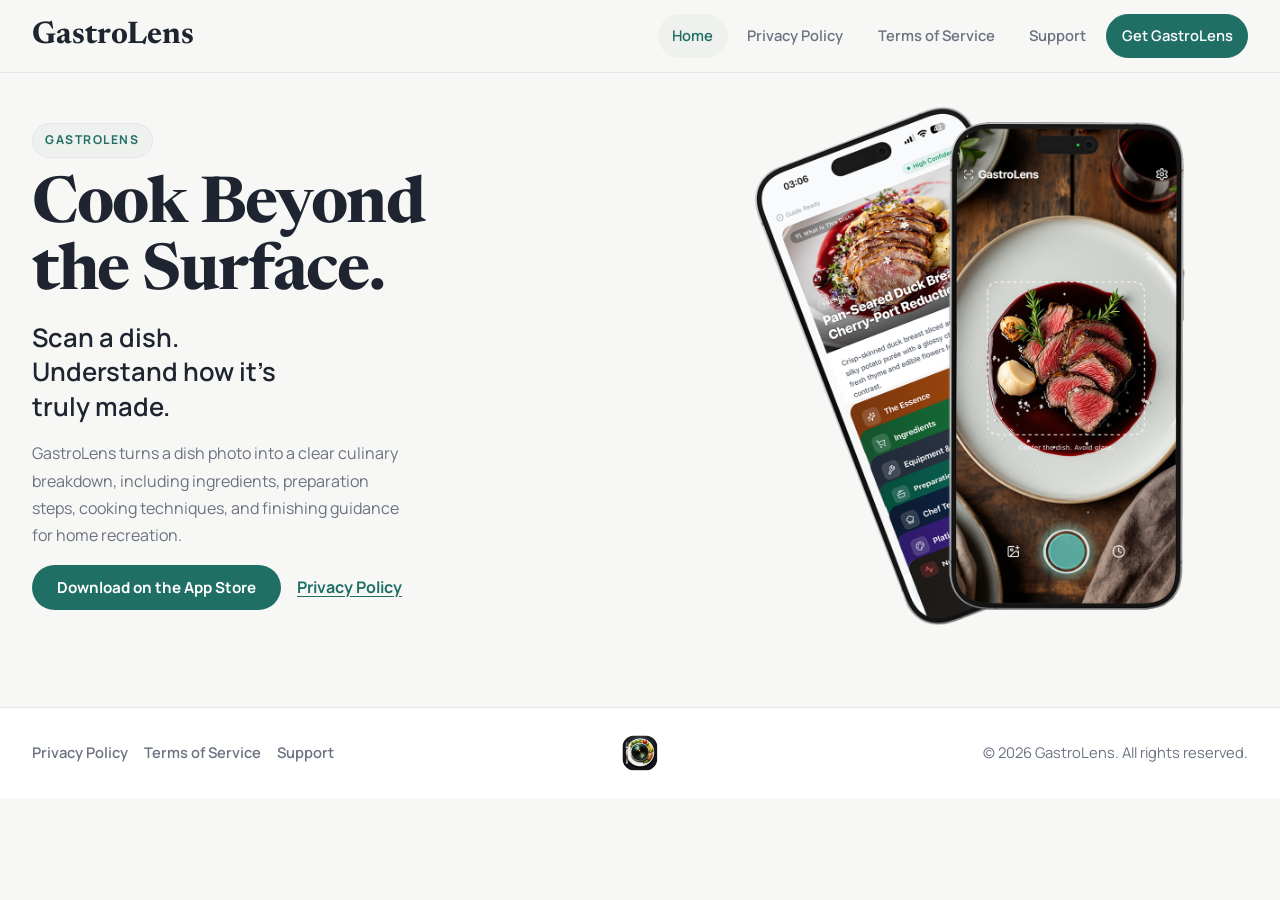
<file: index.html>
<!doctype html>
<html lang="en">
<head>
  <meta charset="utf-8">
  <meta name="viewport" content="width=device-width, initial-scale=1">
  <title>GastroLens | Cook Beyond the Surface</title>
  <meta name="description" content="GastroLens turns dish photos into structured AI-generated culinary guidance with ingredients, techniques, preparation steps, and plating suggestions.">
  <meta name="robots" content="noindex, nofollow, noarchive, nosnippet">
  <meta property="og:title" content="GastroLens &mdash; Cook Beyond the Surface">
  <meta property="og:description" content="Scan a dish and receive structured AI-generated culinary guidance for ingredients, techniques, preparation, and plating.">
  <meta property="og:type" content="website">
  <script>document.documentElement.classList.add('has-js');</script>
  <link rel="icon" href="/favicon.ico" sizes="any">
  <link rel="stylesheet" href="/styles.css?v=20260321-10">
</head>
<body class="landing-page">
  <header class="site-header" data-nav-root>
    <div class="container nav-wrap">
      <div class="nav-bar">
        <a class="brand" href="https://www.gastrolens.app/index.html" aria-label="GastroLens Home">GastroLens</a>
        <button class="nav-toggle" type="button" aria-expanded="false" aria-controls="site-menu" aria-label="Toggle navigation" data-nav-toggle>
          <span class="nav-toggle-bar" aria-hidden="true"></span>
          <span class="nav-toggle-bar" aria-hidden="true"></span>
          <span class="nav-toggle-bar" aria-hidden="true"></span>
        </button>
      </div>
      <nav class="nav-menu" id="site-menu" aria-label="Primary" data-nav-menu>
        <ul class="nav-list">
          <li><a class="nav-link active" href="https://www.gastrolens.app/index.html" aria-current="page">Home</a></li>
          <li><a class="nav-link" href="https://www.gastrolens.app/privacy.html">Privacy Policy</a></li>
          <li><a class="nav-link" href="https://www.gastrolens.app/terms.html">Terms of Service</a></li>
          <li><a class="nav-link" href="https://www.gastrolens.app/support.html">Support</a></li>
          <li><a class="nav-link nav-pill" href="https://apps.apple.com/app/gastrolens-ai-food-scanner/id6760552690">Get GastroLens</a></li>
        </ul>
      </nav>
    </div>
  </header>

  <main>
    <section class="section hero" id="home">
      <div class="container hero-layout">
        <header class="hero-copy">
          <p class="eyebrow">GastroLens</p>
          <h1>Cook Beyond the Surface.</h1>
          <p class="hero-subheadline">
            Scan a dish. Understand how it's truly made.
          </p>
          <p class="hero-support">
            GastroLens turns a dish photo into a clear culinary breakdown, including ingredients,
            preparation steps, cooking techniques, and finishing guidance for home recreation.
          </p>
          <div class="hero-actions">
            <a class="button button-primary" href="https://apps.apple.com/app/gastrolens-ai-food-scanner/id6760552690">Download on the App Store</a>
            <a class="button-link" href="https://www.gastrolens.app/privacy.html">Privacy Policy</a>
          </div>
        </header>

        <aside class="hero-preview" aria-label="GastroLens app preview">
          <img class="hero-preview-image" src="/iphone-mockup-2.png" alt="GastroLens app preview" loading="lazy">
        </aside>
      </div>
    </section>

  </main>

  <footer class="site-footer">
    <div class="container footer-wrap">
      <a class="footer-logo-link" href="https://apps.apple.com/app/gastrolens-ai-food-scanner/id6760552690" aria-label="Get GastroLens on the App Store">
        <img class="footer-logo" src="/gastrolens.png" alt="GastroLens logo">
      </a>
      <nav aria-label="Footer">
        <ul class="footer-links">
          <li><a href="https://www.gastrolens.app/privacy.html">Privacy Policy</a></li>
          <li><a href="https://www.gastrolens.app/terms.html">Terms of Service</a></li>
          <li><a href="https://www.gastrolens.app/support.html">Support</a></li>
        </ul>
      </nav>
      <div class="footer-meta-group">
        <p class="footer-meta">&copy; 2026 GastroLens. All rights reserved.</p>
      </div>
    </div>
  </footer>
  <script src="/site.js" defer></script>
</body>
</html>
</file>
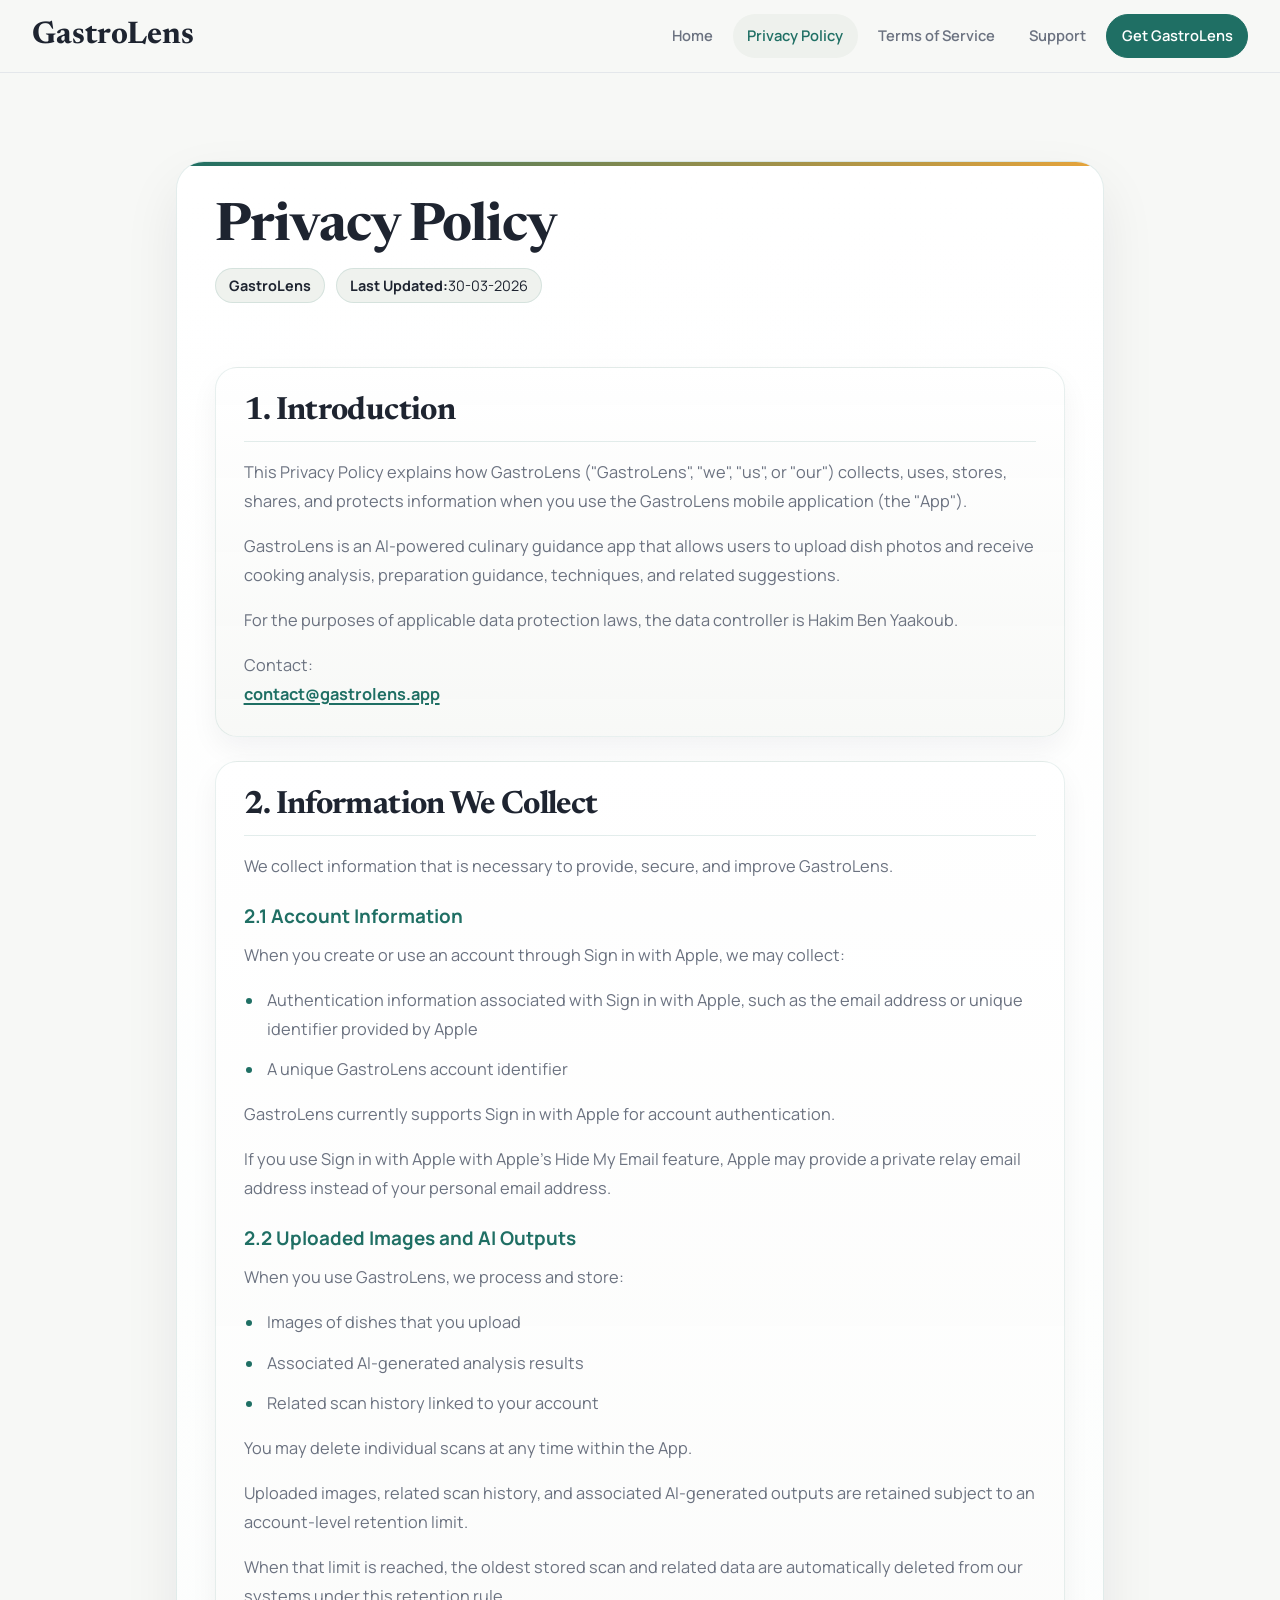
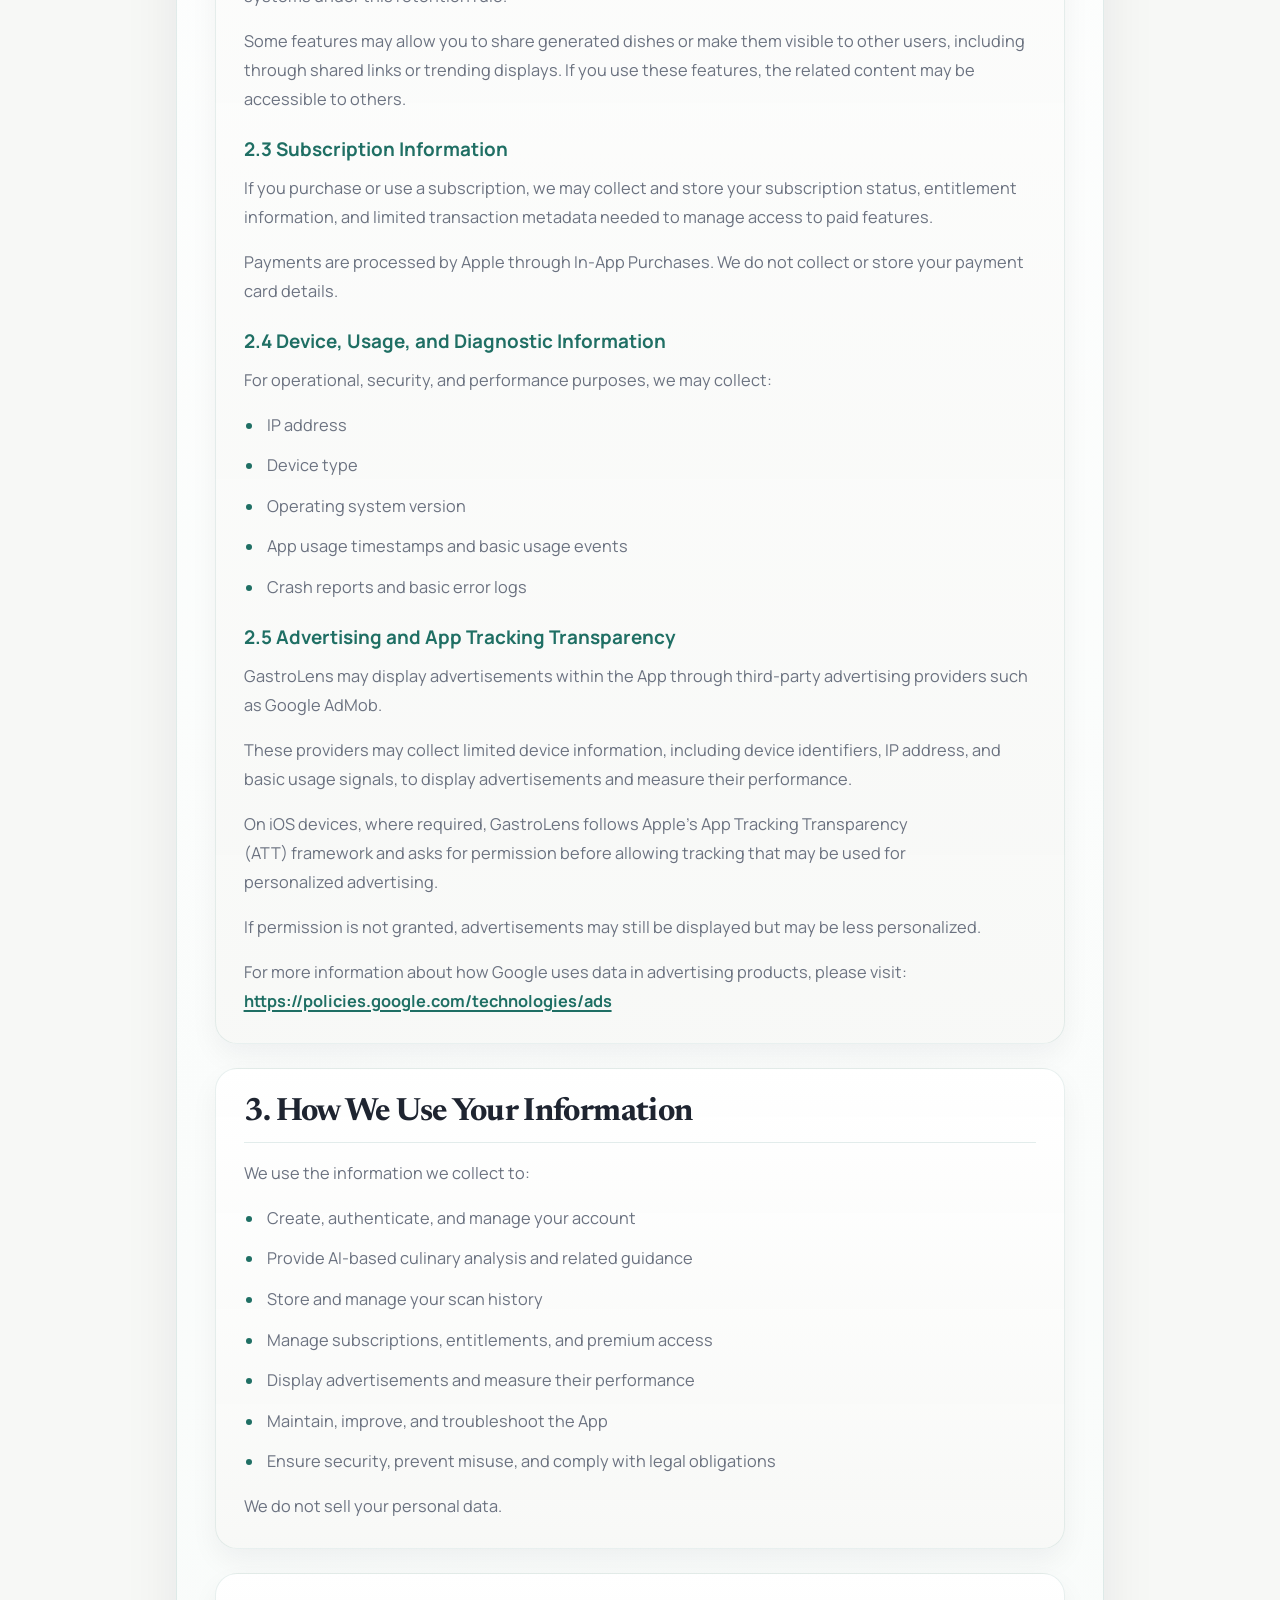
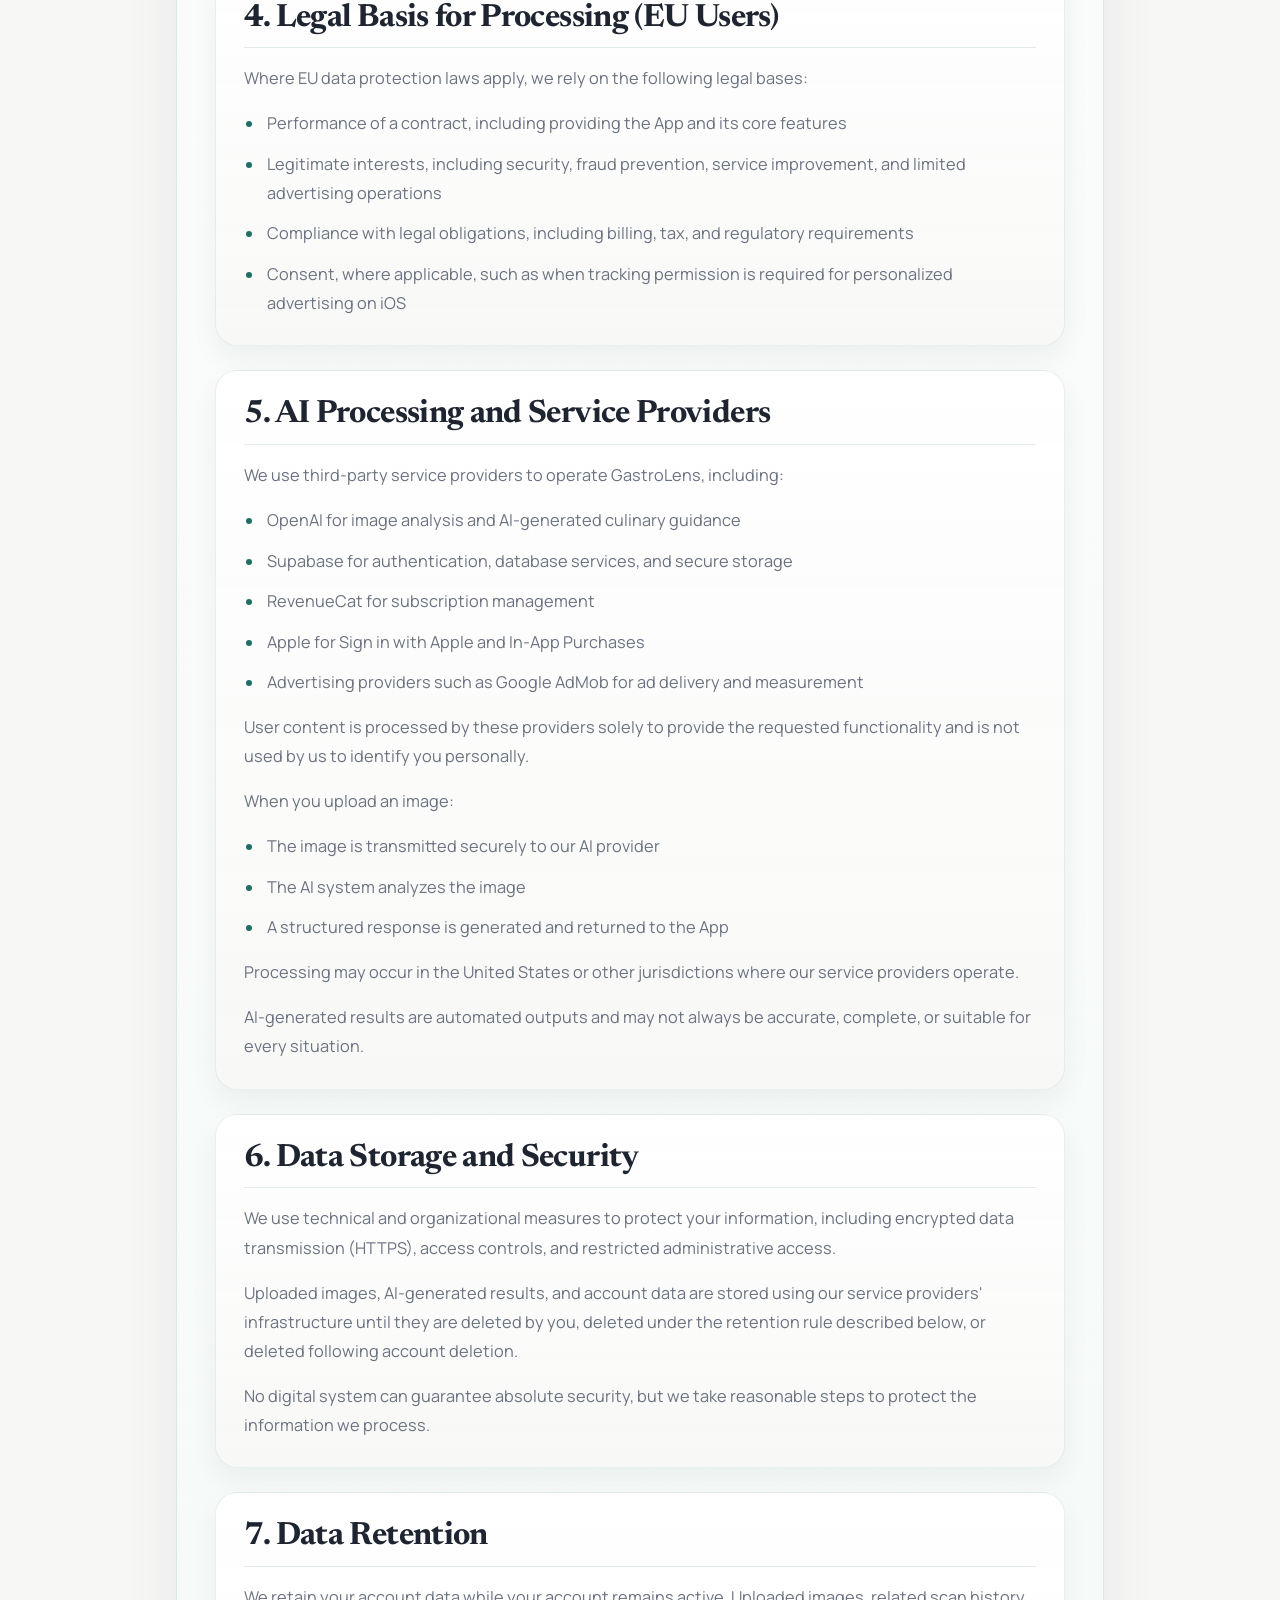
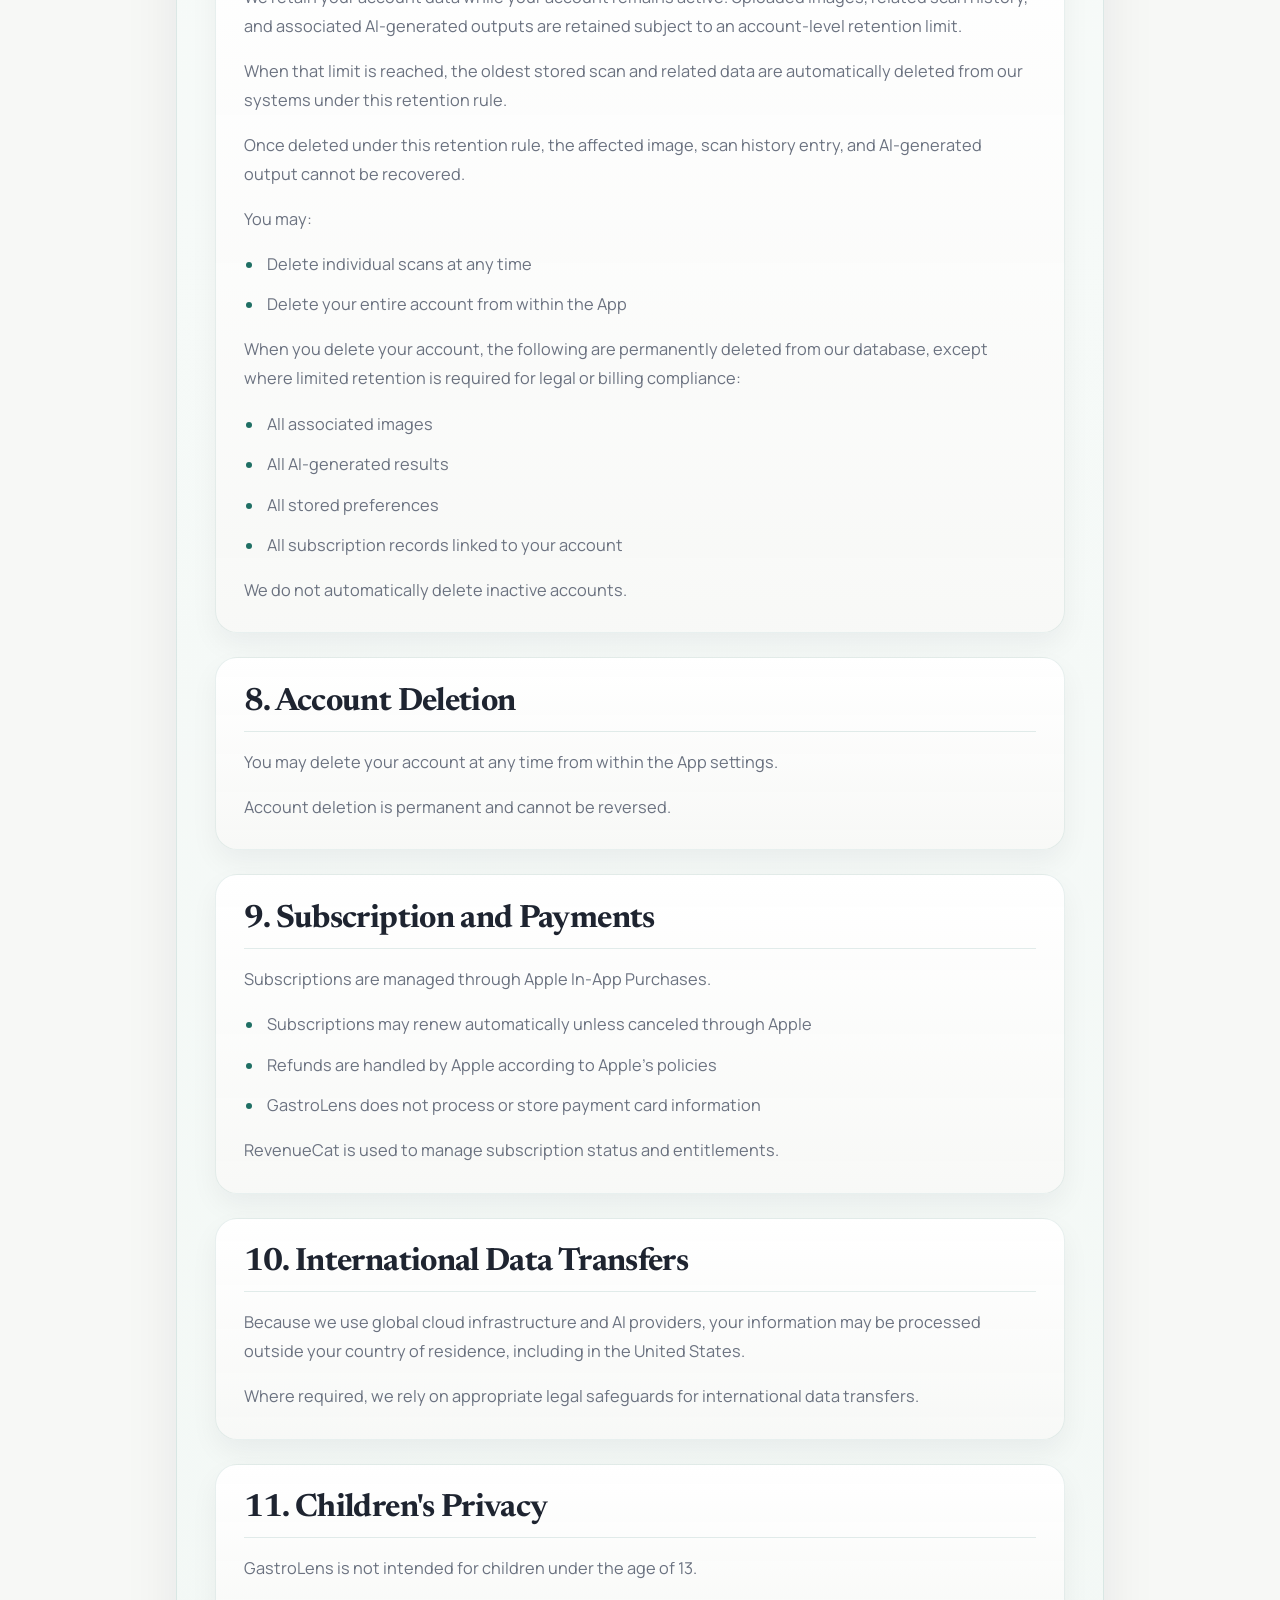
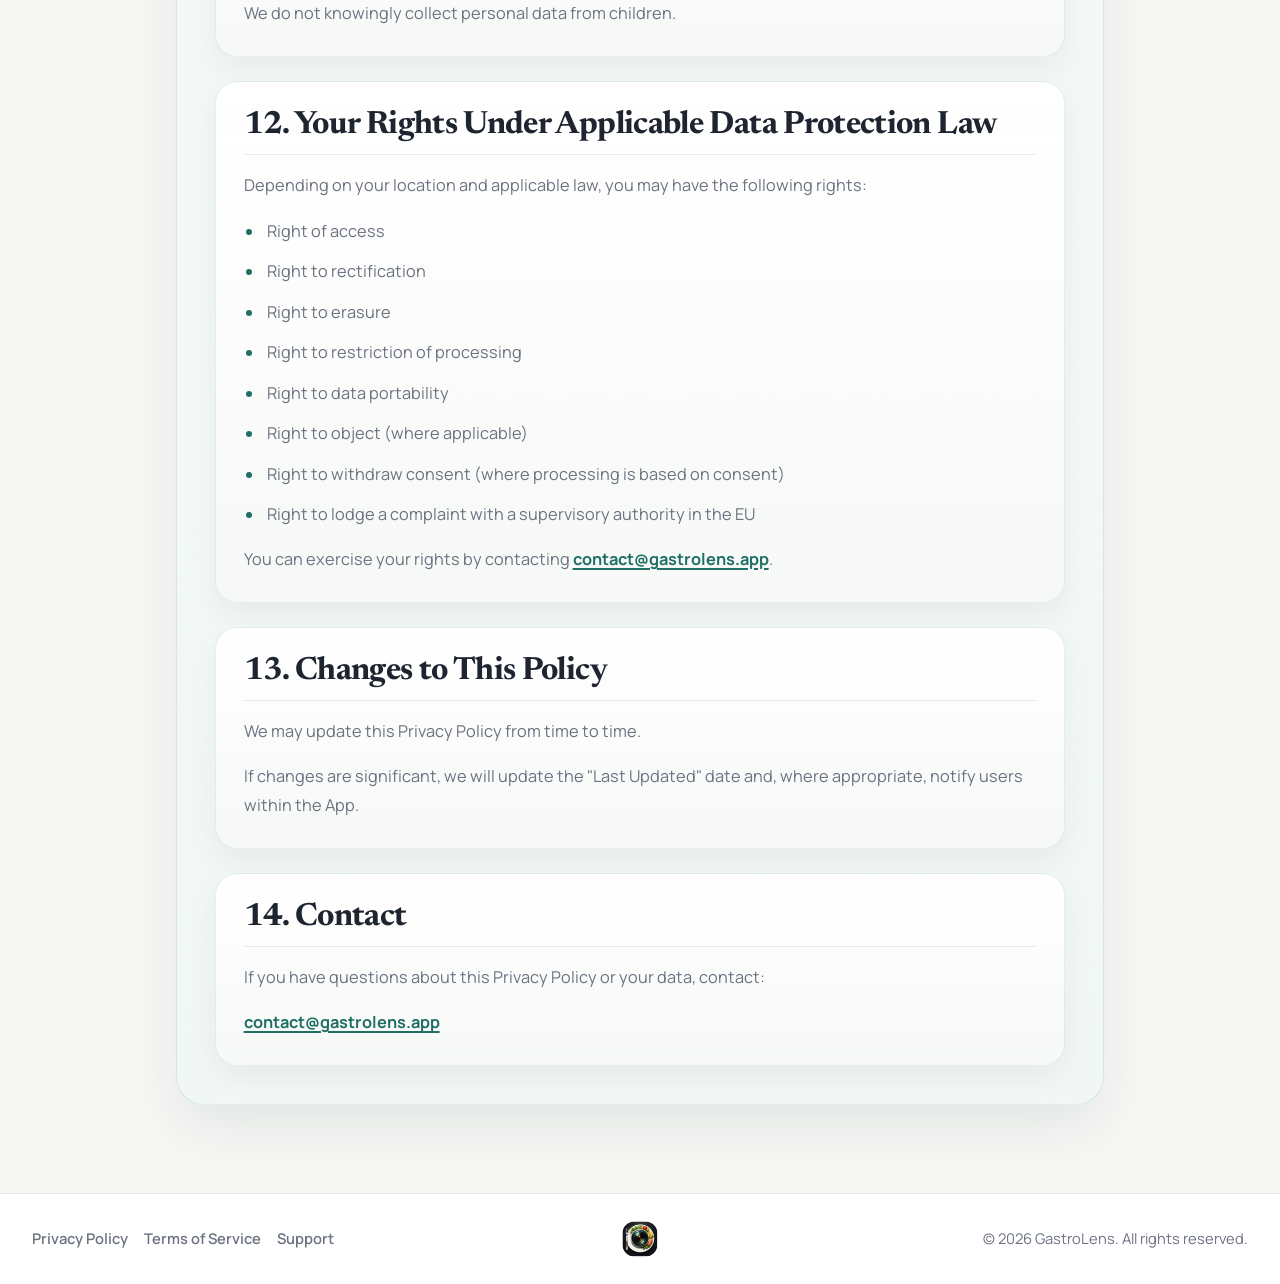
<file: privacy.html>
<!doctype html>
<html lang="en">
<head>
  <meta charset="utf-8">
  <meta name="viewport" content="width=device-width, initial-scale=1">
  <title>Privacy Policy | GastroLens</title>
  <meta name="description" content="Privacy Policy for GastroLens.">
  <meta name="robots" content="noindex, nofollow, noarchive, nosnippet">
  <script>document.documentElement.classList.add('has-js');</script>
  <link rel="icon" href="/favicon.ico" sizes="any">
  <link rel="stylesheet" href="/styles.css?v=20260321-10">
</head>
<body class="legal-page">
  <header class="site-header" data-nav-root>
    <div class="container nav-wrap">
      <div class="nav-bar">
        <a class="brand" href="https://www.gastrolens.app/index.html" aria-label="GastroLens Home">GastroLens</a>
        <button class="nav-toggle" type="button" aria-expanded="false" aria-controls="site-menu" aria-label="Toggle navigation" data-nav-toggle>
          <span class="nav-toggle-bar" aria-hidden="true"></span>
          <span class="nav-toggle-bar" aria-hidden="true"></span>
          <span class="nav-toggle-bar" aria-hidden="true"></span>
        </button>
      </div>
      <nav class="nav-menu" id="site-menu" aria-label="Primary" data-nav-menu>
        <ul class="nav-list">
          <li><a class="nav-link" href="https://www.gastrolens.app/index.html">Home</a></li>
          <li><a class="nav-link active" href="https://www.gastrolens.app/privacy.html" aria-current="page">Privacy Policy</a></li>
          <li><a class="nav-link" href="https://www.gastrolens.app/terms.html">Terms of Service</a></li>
          <li><a class="nav-link" href="https://www.gastrolens.app/support.html">Support</a></li>
          <li><a class="nav-link nav-pill" href="https://apps.apple.com/app/gastrolens-ai-food-scanner/id6760552690">Get GastroLens</a></li>
        </ul>
      </nav>
    </div>
  </header>

  <main class="section">
    <article class="container legal">
      <h1>Privacy Policy</h1>
      <p class="legal-meta"><strong>GastroLens</strong></p>
      <p class="legal-meta"><strong>Last Updated:</strong> 30-03-2026</p>

      <section>
        <h2>1. Introduction</h2>
        <p>This Privacy Policy explains how GastroLens ("GastroLens", "we", "us", or "our") collects, uses, stores, shares, and protects information when you use the GastroLens mobile application (the "App").</p>
        <p>GastroLens is an AI-powered culinary guidance app that allows users to upload dish photos and receive cooking analysis, preparation guidance, techniques, and related suggestions.</p>
        <p>For the purposes of applicable data protection laws, the data controller is Hakim Ben Yaakoub.</p>
        <p>Contact:<br><a href="mailto:contact@gastrolens.app">contact@gastrolens.app</a></p>
      </section>

      <section>
        <h2>2. Information We Collect</h2>
        <p>We collect information that is necessary to provide, secure, and improve GastroLens.</p>

        <h3>2.1 Account Information</h3>
        <p>When you create or use an account through Sign in with Apple, we may collect:</p>
        <ul>
          <li>Authentication information associated with Sign in with Apple, such as the email address or unique identifier provided by Apple</li>
          <li>A unique GastroLens account identifier</li>
        </ul>
        <p>GastroLens currently supports Sign in with Apple for account authentication.</p>
        <p>If you use Sign in with Apple with Apple's Hide My Email feature, Apple may provide a private relay email address instead of your personal email address.</p>

        <h3>2.2 Uploaded Images and AI Outputs</h3>
        <p>When you use GastroLens, we process and store:</p>
        <ul>
          <li>Images of dishes that you upload</li>
          <li>Associated AI-generated analysis results</li>
          <li>Related scan history linked to your account</li>
        </ul>
        <p>You may delete individual scans at any time within the App.</p>
        <p>Uploaded images, related scan history, and associated AI-generated outputs are retained subject to an account-level retention limit.</p>
        <p>When that limit is reached, the oldest stored scan and related data are automatically deleted from our systems under this retention rule.</p>
        <p>Some features may allow you to share generated dishes or make them visible to other users, including through shared links or trending displays. If you use these features, the related content may be accessible to others.</p>

        <h3>2.3 Subscription Information</h3>
        <p>If you purchase or use a subscription, we may collect and store your subscription status, entitlement information, and limited transaction metadata needed to manage access to paid features.</p>
        <p>Payments are processed by Apple through In-App Purchases. We do not collect or store your payment card details.</p>

        <h3>2.4 Device, Usage, and Diagnostic Information</h3>
        <p>For operational, security, and performance purposes, we may collect:</p>
        <ul>
          <li>IP address</li>
          <li>Device type</li>
          <li>Operating system version</li>
          <li>App usage timestamps and basic usage events</li>
          <li>Crash reports and basic error logs</li>
        </ul>

        <h3>2.5 Advertising and App Tracking Transparency</h3>
        <p>GastroLens may display advertisements within the App through third-party advertising providers such as Google AdMob.</p>
        <p>These providers may collect limited device information, including device identifiers, IP address, and basic usage signals, to display advertisements and measure their performance.</p>
        <p>On iOS devices, where required, GastroLens follows Apple's App Tracking Transparency (ATT) framework and asks for permission before allowing tracking that may be used for personalized advertising.</p>
        <p>If permission is not granted, advertisements may still be displayed but may be less personalized.</p>
        <p>For more information about how Google uses data in advertising products, please visit:<br><a href="https://policies.google.com/technologies/ads">https://policies.google.com/technologies/ads</a></p>
      </section>

      <section>
        <h2>3. How We Use Your Information</h2>
        <p>We use the information we collect to:</p>
        <ul>
          <li>Create, authenticate, and manage your account</li>
          <li>Provide AI-based culinary analysis and related guidance</li>
          <li>Store and manage your scan history</li>
          <li>Manage subscriptions, entitlements, and premium access</li>
          <li>Display advertisements and measure their performance</li>
          <li>Maintain, improve, and troubleshoot the App</li>
          <li>Ensure security, prevent misuse, and comply with legal obligations</li>
        </ul>
        <p>We do not sell your personal data.</p>
      </section>

      <section>
        <h2>4. Legal Basis for Processing (EU Users)</h2>
        <p>Where EU data protection laws apply, we rely on the following legal bases:</p>
        <ul>
          <li>Performance of a contract, including providing the App and its core features</li>
          <li>Legitimate interests, including security, fraud prevention, service improvement, and limited advertising operations</li>
          <li>Compliance with legal obligations, including billing, tax, and regulatory requirements</li>
          <li>Consent, where applicable, such as when tracking permission is required for personalized advertising on iOS</li>
        </ul>
      </section>

      <section>
        <h2>5. AI Processing and Service Providers</h2>
        <p>We use third-party service providers to operate GastroLens, including:</p>
        <ul>
          <li>OpenAI for image analysis and AI-generated culinary guidance</li>
          <li>Supabase for authentication, database services, and secure storage</li>
          <li>RevenueCat for subscription management</li>
          <li>Apple for Sign in with Apple and In-App Purchases</li>
          <li>Advertising providers such as Google AdMob for ad delivery and measurement</li>
        </ul>
        <p>User content is processed by these providers solely to provide the requested functionality and is not used by us to identify you personally.</p>
        <p>When you upload an image:</p>
        <ul>
          <li>The image is transmitted securely to our AI provider</li>
          <li>The AI system analyzes the image</li>
          <li>A structured response is generated and returned to the App</li>
        </ul>
        <p>Processing may occur in the United States or other jurisdictions where our service providers operate.</p>
        <p>AI-generated results are automated outputs and may not always be accurate, complete, or suitable for every situation.</p>
      </section>

      <section>
        <h2>6. Data Storage and Security</h2>
        <p>We use technical and organizational measures to protect your information, including encrypted data transmission (HTTPS), access controls, and restricted administrative access.</p>
        <p>Uploaded images, AI-generated results, and account data are stored using our service providers' infrastructure until they are deleted by you, deleted under the retention rule described below, or deleted following account deletion.</p>
        <p>No digital system can guarantee absolute security, but we take reasonable steps to protect the information we process.</p>
      </section>

      <section>
        <h2>7. Data Retention</h2>
        <p>We retain your account data while your account remains active. Uploaded images, related scan history, and associated AI-generated outputs are retained subject to an account-level retention limit.</p>
        <p>When that limit is reached, the oldest stored scan and related data are automatically deleted from our systems under this retention rule.</p>
        <p>Once deleted under this retention rule, the affected image, scan history entry, and AI-generated output cannot be recovered.</p>
        <p>You may:</p>
        <ul>
          <li>Delete individual scans at any time</li>
          <li>Delete your entire account from within the App</li>
        </ul>
        <p>When you delete your account, the following are permanently deleted from our database, except where limited retention is required for legal or billing compliance:</p>
        <ul>
          <li>All associated images</li>
          <li>All AI-generated results</li>
          <li>All stored preferences</li>
          <li>All subscription records linked to your account</li>
        </ul>
        <p>We do not automatically delete inactive accounts.</p>
      </section>

      <section>
        <h2>8. Account Deletion</h2>
        <p>You may delete your account at any time from within the App settings.</p>
        <p>Account deletion is permanent and cannot be reversed.</p>
      </section>

      <section>
        <h2>9. Subscription and Payments</h2>
        <p>Subscriptions are managed through Apple In-App Purchases.</p>
        <ul>
          <li>Subscriptions may renew automatically unless canceled through Apple</li>
          <li>Refunds are handled by Apple according to Apple's policies</li>
          <li>GastroLens does not process or store payment card information</li>
        </ul>
        <p>RevenueCat is used to manage subscription status and entitlements.</p>
      </section>

      <section>
        <h2>10. International Data Transfers</h2>
        <p>Because we use global cloud infrastructure and AI providers, your information may be processed outside your country of residence, including in the United States.</p>
        <p>Where required, we rely on appropriate legal safeguards for international data transfers.</p>
      </section>

      <section>
        <h2>11. Children's Privacy</h2>
        <p>GastroLens is not intended for children under the age of 13.</p>
        <p>We do not knowingly collect personal data from children.</p>
      </section>

      <section>
        <h2>12. Your Rights Under Applicable Data Protection Law</h2>
        <p>Depending on your location and applicable law, you may have the following rights:</p>
        <ul>
          <li>Right of access</li>
          <li>Right to rectification</li>
          <li>Right to erasure</li>
          <li>Right to restriction of processing</li>
          <li>Right to data portability</li>
          <li>Right to object (where applicable)</li>
          <li>Right to withdraw consent (where processing is based on consent)</li>
          <li>Right to lodge a complaint with a supervisory authority in the EU</li>
        </ul>
        <p>You can exercise your rights by contacting <a href="mailto:contact@gastrolens.app">contact@gastrolens.app</a>.</p>
      </section>

      <section>
        <h2>13. Changes to This Policy</h2>
        <p>We may update this Privacy Policy from time to time.</p>
        <p>If changes are significant, we will update the "Last Updated" date and, where appropriate, notify users within the App.</p>
      </section>

      <section>
        <h2>14. Contact</h2>
        <p>If you have questions about this Privacy Policy or your data, contact:</p>
        <p><a href="mailto:contact@gastrolens.app">contact@gastrolens.app</a></p>
      </section>
    </article>
  </main>

  <footer class="site-footer">
    <div class="container footer-wrap">
      <a class="footer-logo-link" href="https://apps.apple.com/app/gastrolens-ai-food-scanner/id6760552690" aria-label="Get GastroLens on the App Store">
        <img class="footer-logo" src="/gastrolens.png" alt="GastroLens logo">
      </a>
      <nav aria-label="Footer">
        <ul class="footer-links">
          <li><a href="https://www.gastrolens.app/privacy.html">Privacy Policy</a></li>
          <li><a href="https://www.gastrolens.app/terms.html">Terms of Service</a></li>
          <li><a href="https://www.gastrolens.app/support.html">Support</a></li>
        </ul>
      </nav>
      <div class="footer-meta-group">
        <p class="footer-meta">&copy; 2026 GastroLens. All rights reserved.</p>
      </div>
    </div>
  </footer>
  <script src="/site.js" defer></script>
</body>
</html>
</file>
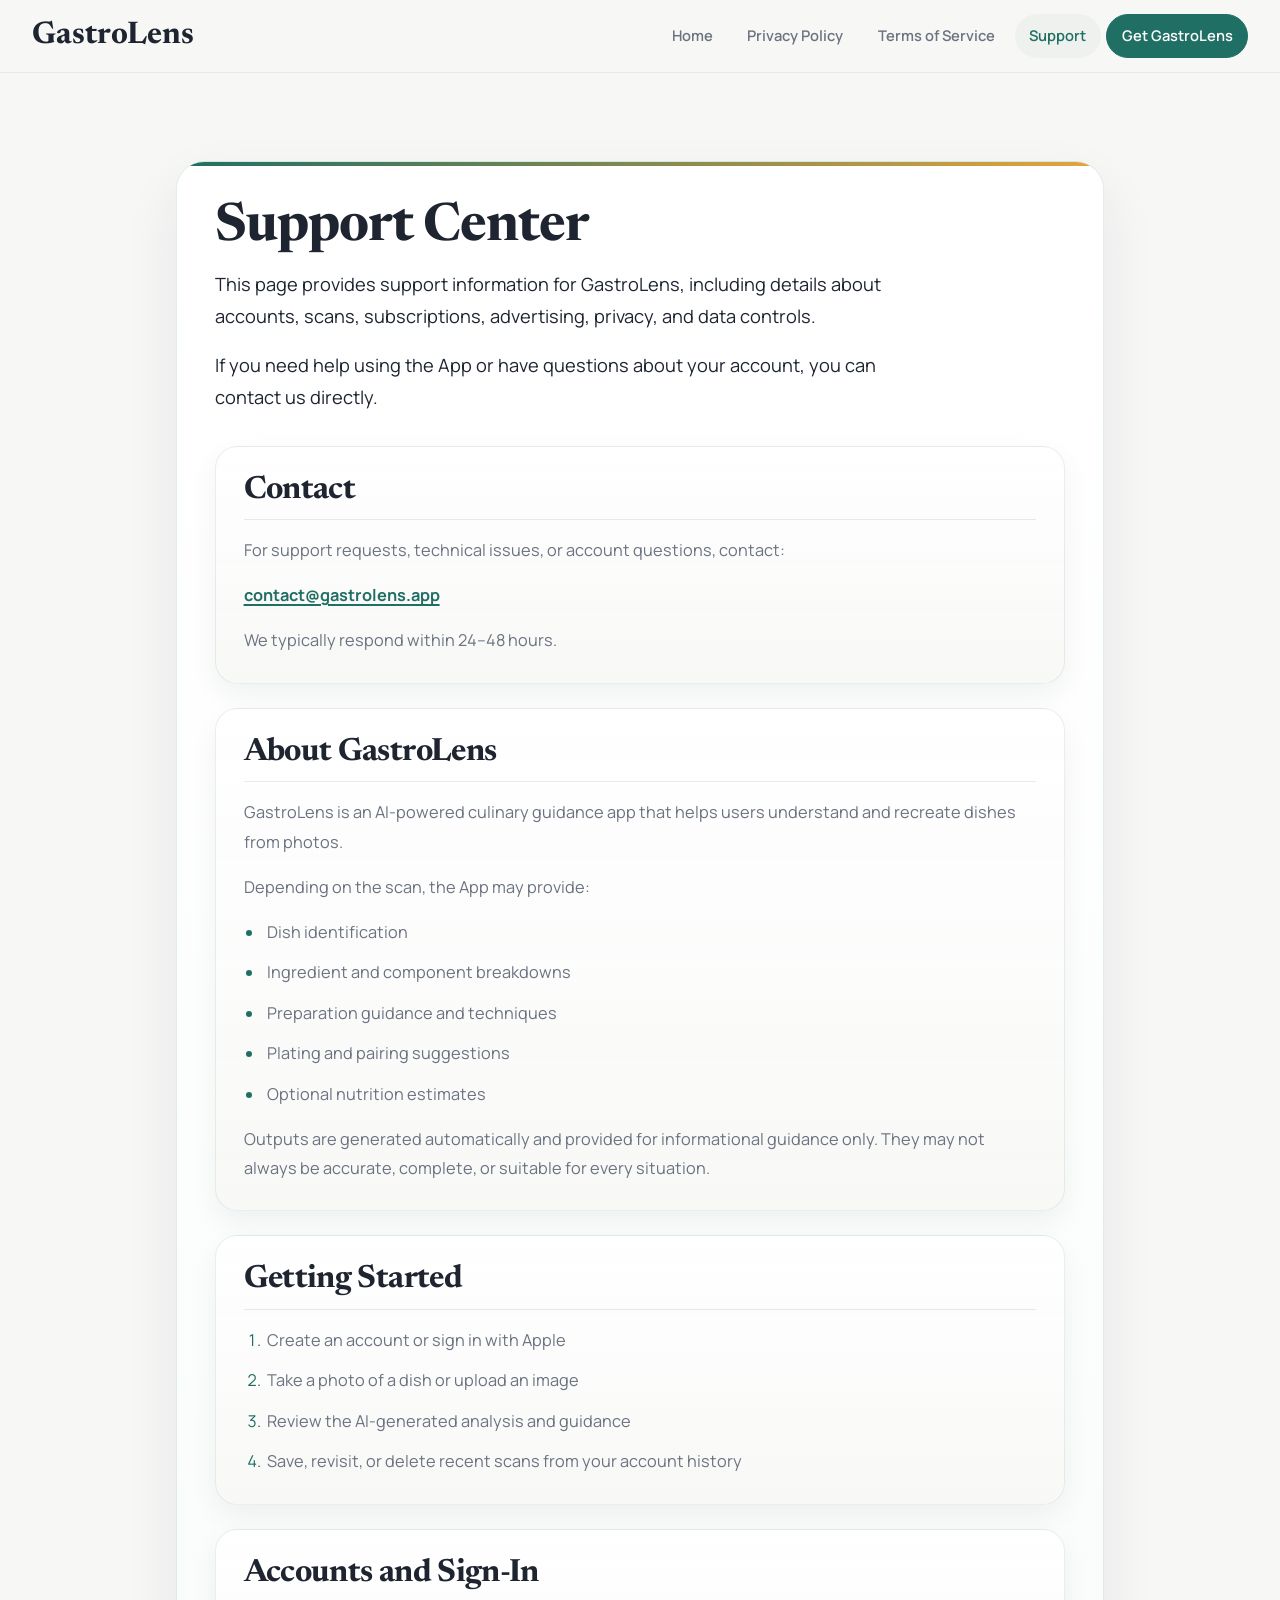
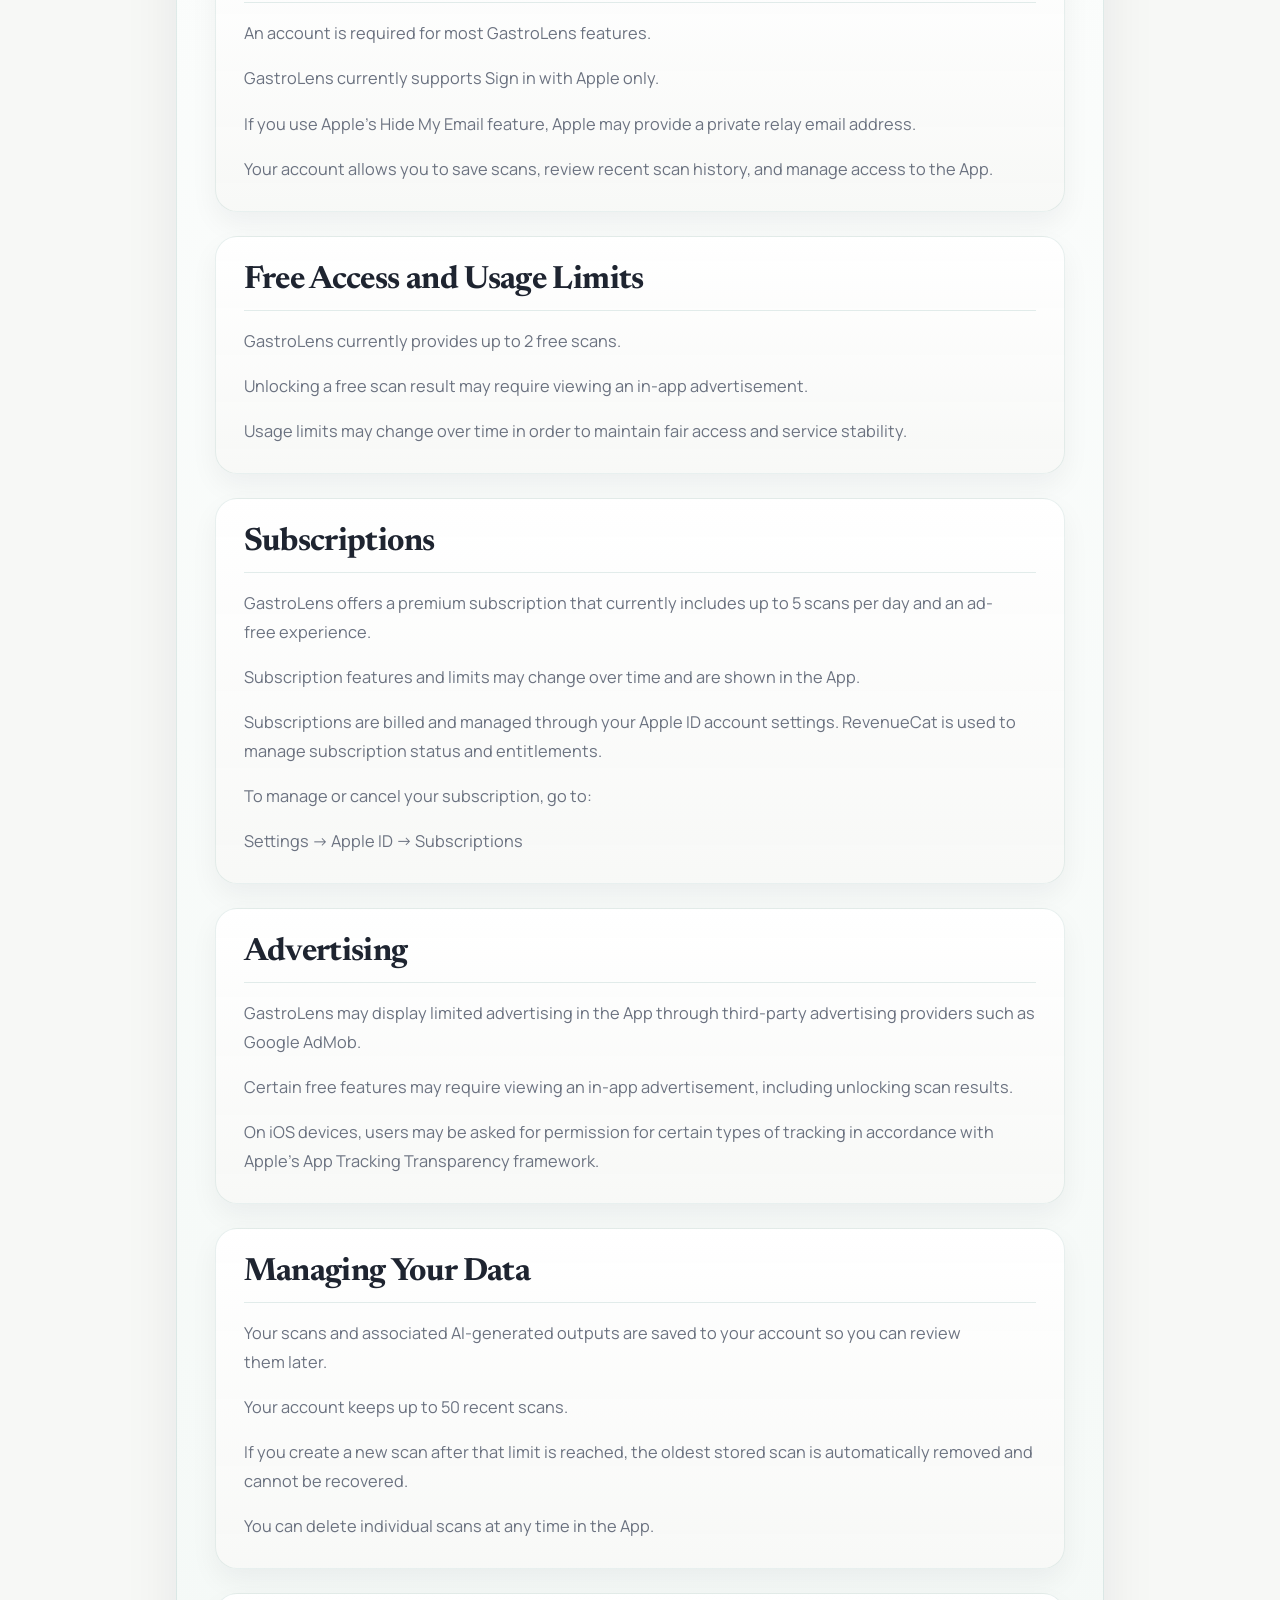
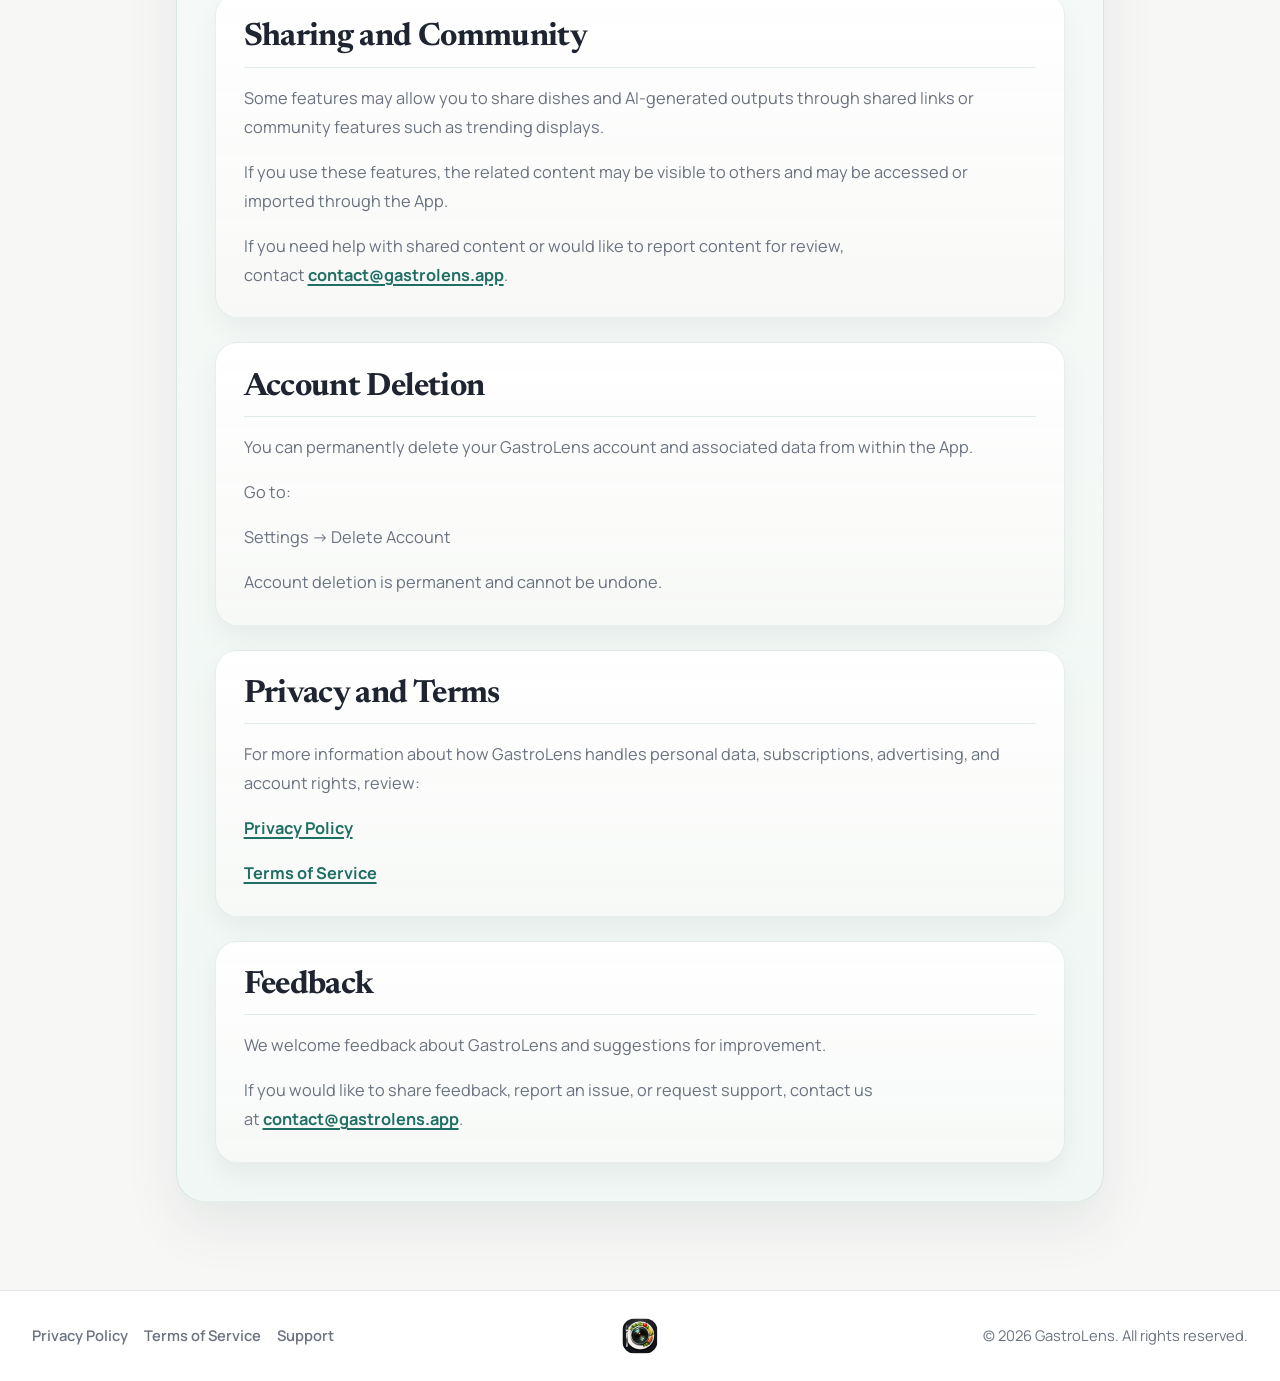
<file: support.html>
<!doctype html>
<html lang="en">
<head>
  <meta charset="utf-8">
  <meta name="viewport" content="width=device-width, initial-scale=1">
  <title>Support Center | GastroLens</title>
  <meta name="description" content="Support information for GastroLens, including accounts, scans, subscriptions, advertising, privacy, and data controls.">
  <meta name="robots" content="noindex, nofollow, noarchive, nosnippet">
  <script>document.documentElement.classList.add('has-js');</script>
  <link rel="icon" href="/favicon.ico" sizes="any">
  <link rel="stylesheet" href="/styles.css?v=20260321-10">
</head>
<body class="legal-page">
  <header class="site-header" data-nav-root>
    <div class="container nav-wrap">
      <div class="nav-bar">
        <a class="brand" href="https://www.gastrolens.app/index.html" aria-label="GastroLens Home">GastroLens</a>
        <button class="nav-toggle" type="button" aria-expanded="false" aria-controls="site-menu" aria-label="Toggle navigation" data-nav-toggle>
          <span class="nav-toggle-bar" aria-hidden="true"></span>
          <span class="nav-toggle-bar" aria-hidden="true"></span>
          <span class="nav-toggle-bar" aria-hidden="true"></span>
        </button>
      </div>
      <nav class="nav-menu" id="site-menu" aria-label="Primary" data-nav-menu>
        <ul class="nav-list">
          <li><a class="nav-link" href="https://www.gastrolens.app/index.html">Home</a></li>
          <li><a class="nav-link" href="https://www.gastrolens.app/privacy.html">Privacy Policy</a></li>
          <li><a class="nav-link" href="https://www.gastrolens.app/terms.html">Terms of Service</a></li>
          <li><a class="nav-link active" href="https://www.gastrolens.app/support.html" aria-current="page">Support</a></li>
          <li><a class="nav-link nav-pill" href="https://apps.apple.com/app/gastrolens-ai-food-scanner/id6760552690">Get GastroLens</a></li>
        </ul>
      </nav>
    </div>
  </header>

  <main class="section">
    <article class="container legal">
      <h1>Support Center</h1>
      <p class="legal-intro">This page provides support information for GastroLens, including details about accounts, scans, subscriptions, advertising, privacy, and data controls.</p>
      <p class="legal-intro">If you need help using the App or have questions about your account, you can contact us directly.</p>

      <section>
        <h2>Contact</h2>
        <p>For support requests, technical issues, or account questions, contact:</p>
        <p><a href="mailto:contact@gastrolens.app">contact@gastrolens.app</a></p>
        <p>We typically respond within 24&ndash;48 hours.</p>
      </section>

      <section>
        <h2>About GastroLens</h2>
        <p>GastroLens is an AI-powered culinary guidance app that helps users understand and recreate dishes from photos.</p>
        <p>Depending on the scan, the App may provide:</p>
        <ul>
          <li>Dish identification</li>
          <li>Ingredient and component breakdowns</li>
          <li>Preparation guidance and techniques</li>
          <li>Plating and pairing suggestions</li>
          <li>Optional nutrition estimates</li>
        </ul>
        <p>Outputs are generated automatically and provided for informational guidance only. They may not always be accurate, complete, or suitable for every situation.</p>
      </section>

      <section>
        <h2>Getting Started</h2>
        <ol>
          <li>Create an account or sign in with Apple</li>
          <li>Take a photo of a dish or upload an image</li>
          <li>Review the AI-generated analysis and guidance</li>
          <li>Save, revisit, or delete recent scans from your account history</li>
        </ol>
      </section>

      <section>
        <h2>Accounts and Sign-In</h2>
        <p>An account is required for most GastroLens features.</p>
        <p>GastroLens currently supports Sign in with Apple only.</p>
        <p>If you use Apple's Hide My Email feature, Apple may provide a private relay email address.</p>
        <p>Your account allows you to save scans, review recent scan history, and manage access to the App.</p>
      </section>

      <section>
        <h2>Free Access and Usage Limits</h2>
        <p>GastroLens currently provides up to 2 free scans.</p>
        <p>Unlocking a free scan result may require viewing an in-app advertisement.</p>
        <p>Usage limits may change over time in order to maintain fair access and service stability.</p>
      </section>

      <section>
        <h2>Subscriptions</h2>
        <p>GastroLens offers a premium subscription that currently includes up to 5 scans per day and an ad-free experience.</p>
        <p>Subscription features and limits may change over time and are shown in the App.</p>
        <p>Subscriptions are billed and managed through your Apple ID account settings. RevenueCat is used to manage subscription status and entitlements.</p>
        <p>To manage or cancel your subscription, go to:</p>
        <p>Settings &rarr; Apple ID &rarr; Subscriptions</p>
      </section>

      <section>
        <h2>Advertising</h2>
        <p>GastroLens may display limited advertising in the App through third-party advertising providers such as Google AdMob.</p>
        <p>Certain free features may require viewing an in-app advertisement, including unlocking scan results.</p>
        <p>On iOS devices, users may be asked for permission for certain types of tracking in accordance with Apple's App Tracking Transparency framework.</p>
      </section>

      <section>
        <h2>Managing Your Data</h2>
        <p>Your scans and associated AI-generated outputs are saved to your account so you can review them later.</p>
        <p>Your account keeps up to 50 recent scans.</p>
        <p>If you create a new scan after that limit is reached, the oldest stored scan is automatically removed and cannot be recovered.</p>
        <p>You can delete individual scans at any time in the App.</p>
      </section>

      <section>
        <h2>Sharing and Community</h2>
        <p>Some features may allow you to share dishes and AI-generated outputs through shared links or community features such as trending displays.</p>
        <p>If you use these features, the related content may be visible to others and may be accessed or imported through the App.</p>
        <p>If you need help with shared content or would like to report content for review, contact <a href="mailto:contact@gastrolens.app">contact@gastrolens.app</a>.</p>
      </section>

      <section>
        <h2>Account Deletion</h2>
        <p>You can permanently delete your GastroLens account and associated data from within the App.</p>
        <p>Go to:</p>
        <p>Settings &rarr; Delete Account</p>
        <p>Account deletion is permanent and cannot be undone.</p>
      </section>

      <section>
        <h2>Privacy and Terms</h2>
        <p>For more information about how GastroLens handles personal data, subscriptions, advertising, and account rights, review:</p>
        <p><a href="/privacy.html">Privacy Policy</a></p>
        <p><a href="/terms.html">Terms of Service</a></p>
      </section>

      <section>
        <h2>Feedback</h2>
        <p>We welcome feedback about GastroLens and suggestions for improvement.</p>
        <p>If you would like to share feedback, report an issue, or request support, contact us at <a href="mailto:contact@gastrolens.app">contact@gastrolens.app</a>.</p>
      </section>
    </article>
  </main>

  <footer class="site-footer">
    <div class="container footer-wrap">
      <a class="footer-logo-link" href="https://apps.apple.com/app/gastrolens-ai-food-scanner/id6760552690" aria-label="Get GastroLens on the App Store">
        <img class="footer-logo" src="/gastrolens.png" alt="GastroLens logo">
      </a>
      <nav aria-label="Footer">
        <ul class="footer-links">
          <li><a href="https://www.gastrolens.app/privacy.html">Privacy Policy</a></li>
          <li><a href="https://www.gastrolens.app/terms.html">Terms of Service</a></li>
          <li><a href="https://www.gastrolens.app/support.html">Support</a></li>
        </ul>
      </nav>
      <div class="footer-meta-group">
        <p class="footer-meta">&copy; 2026 GastroLens. All rights reserved.</p>
      </div>
    </div>
  </footer>
  <script src="/site.js" defer></script>
</body>
</html>
</file>
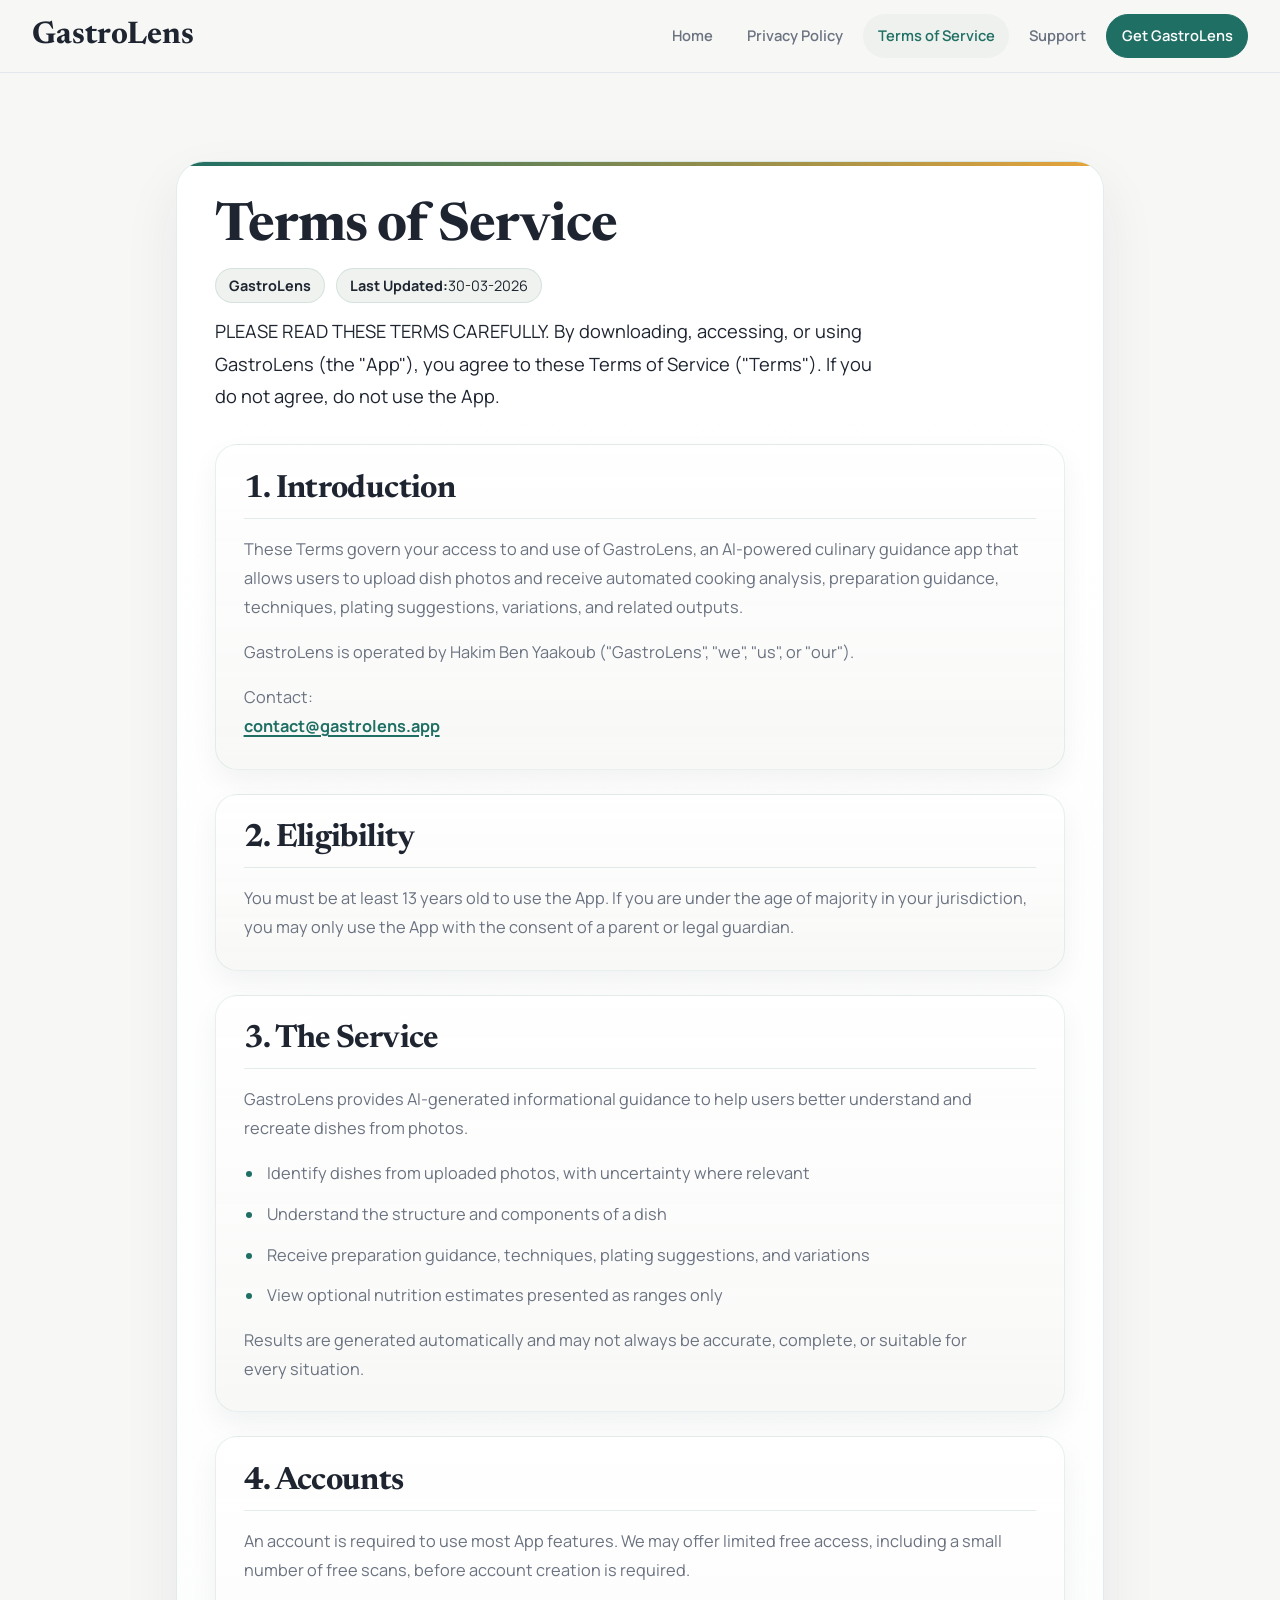
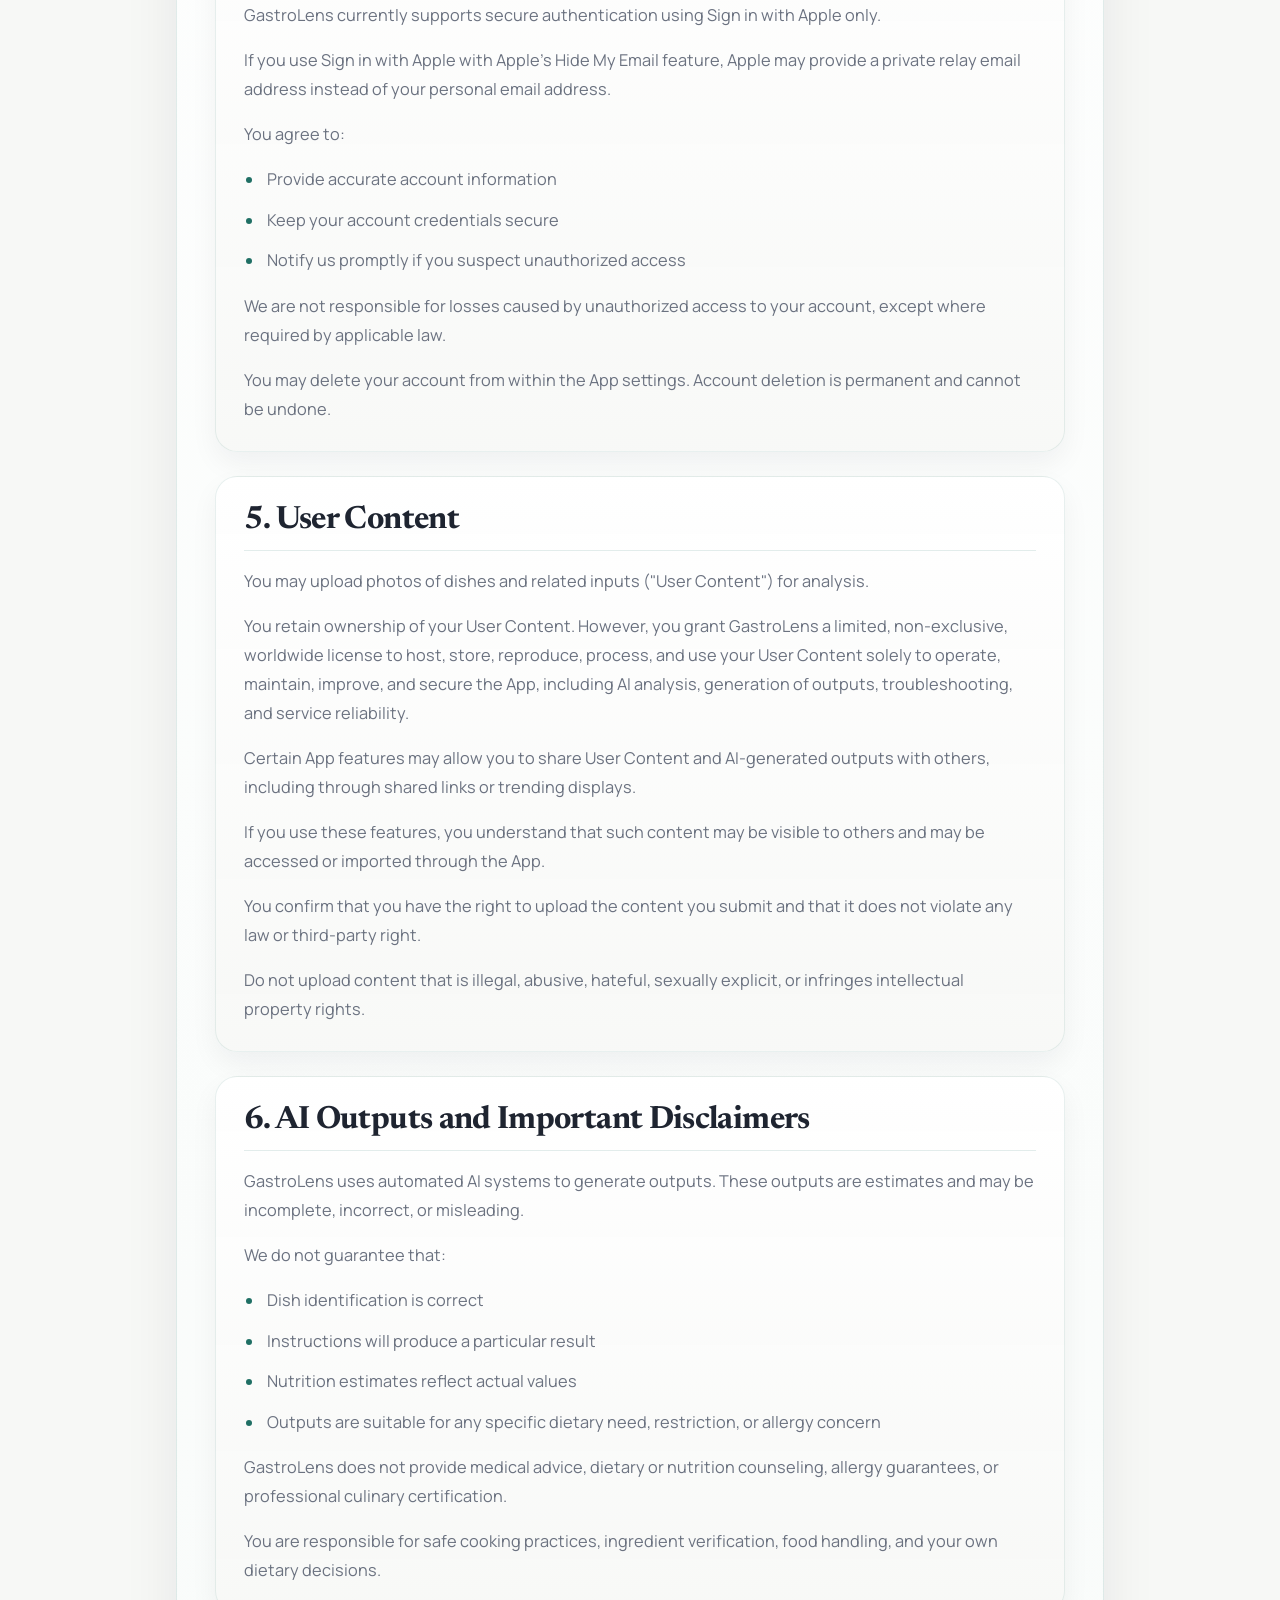
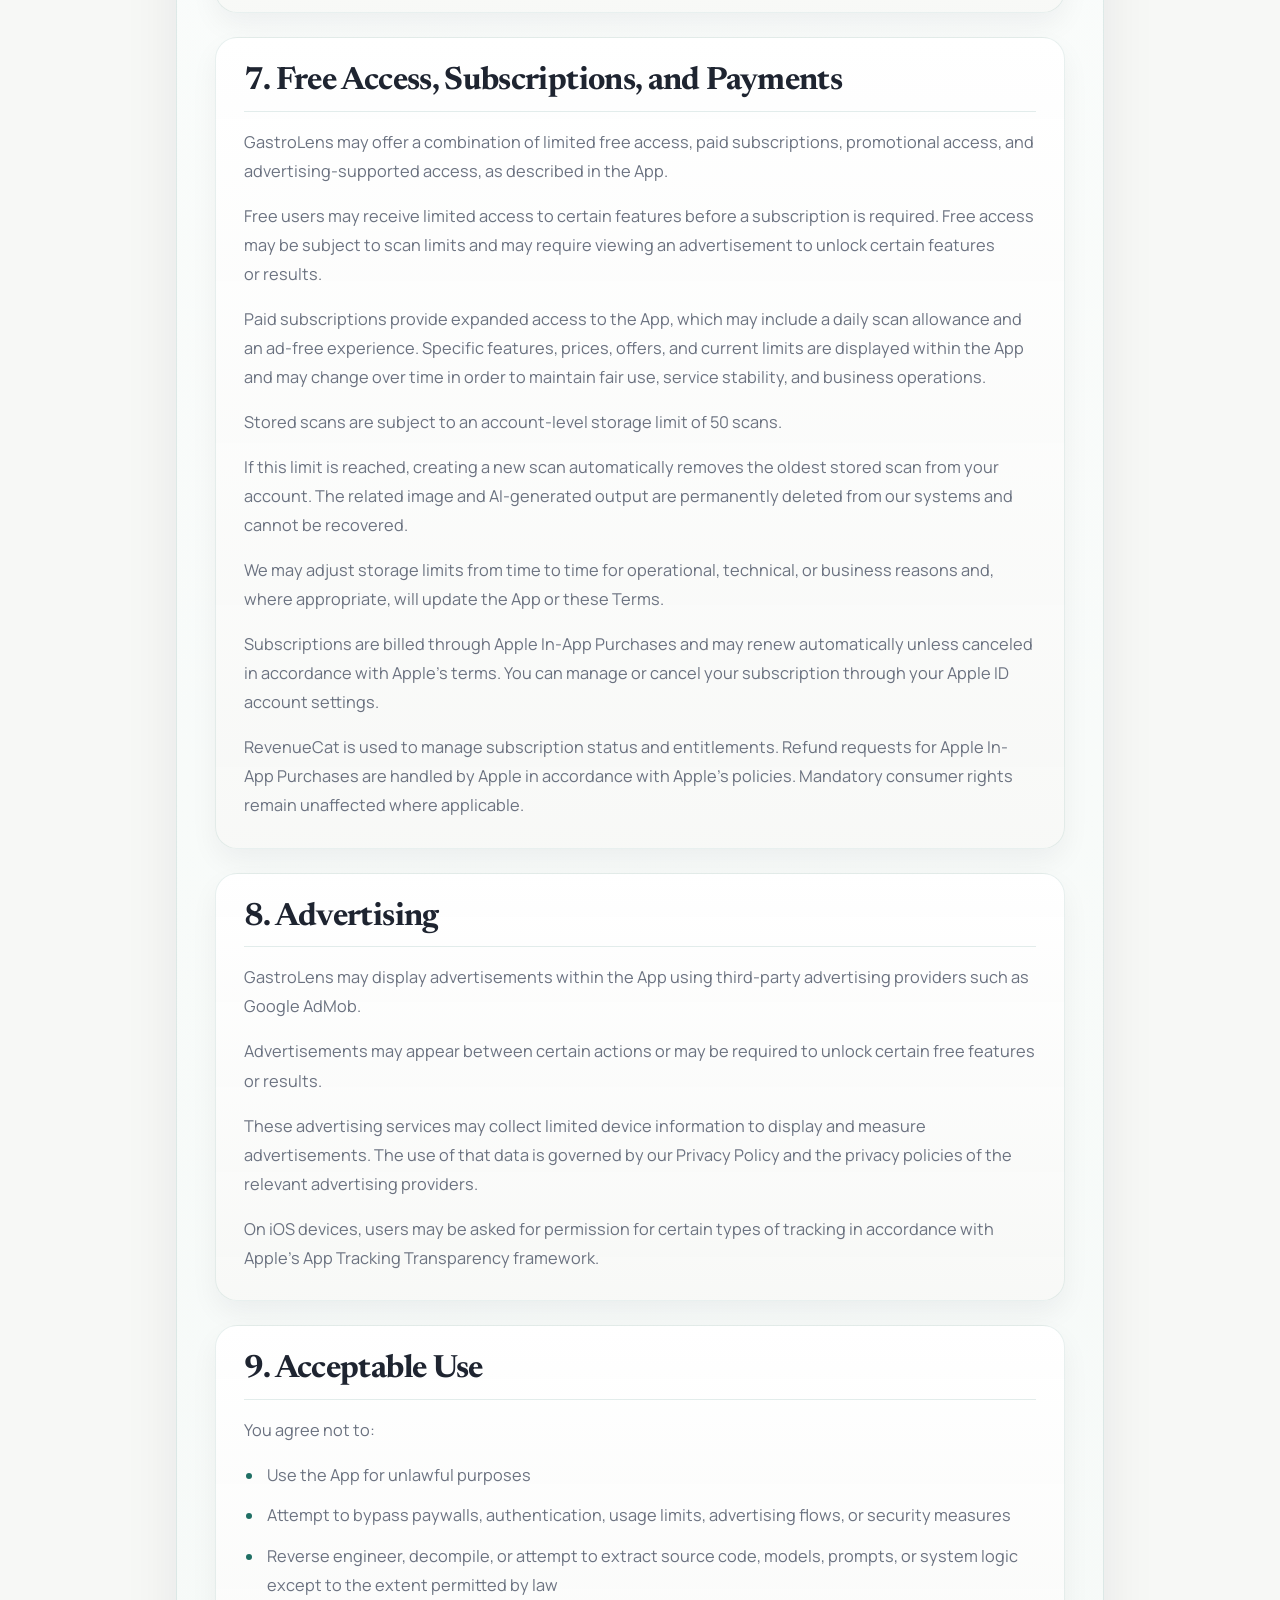
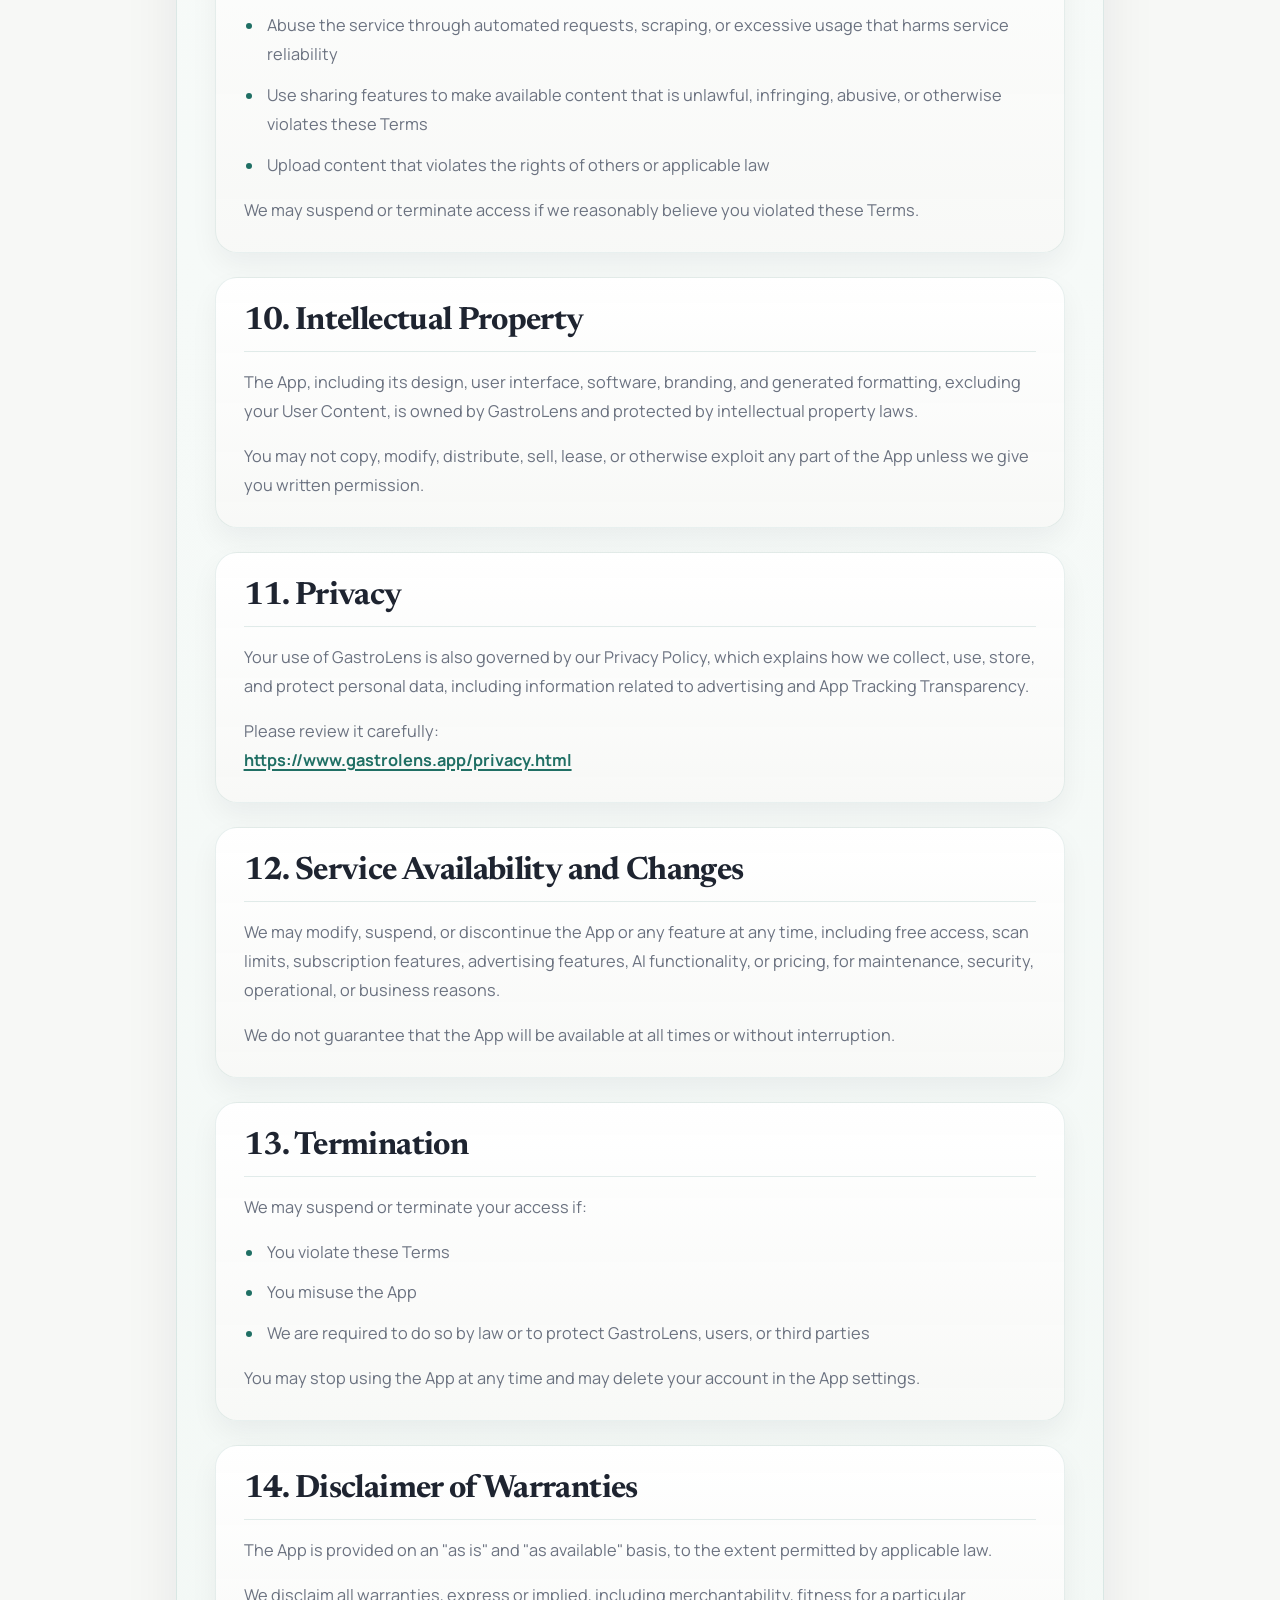
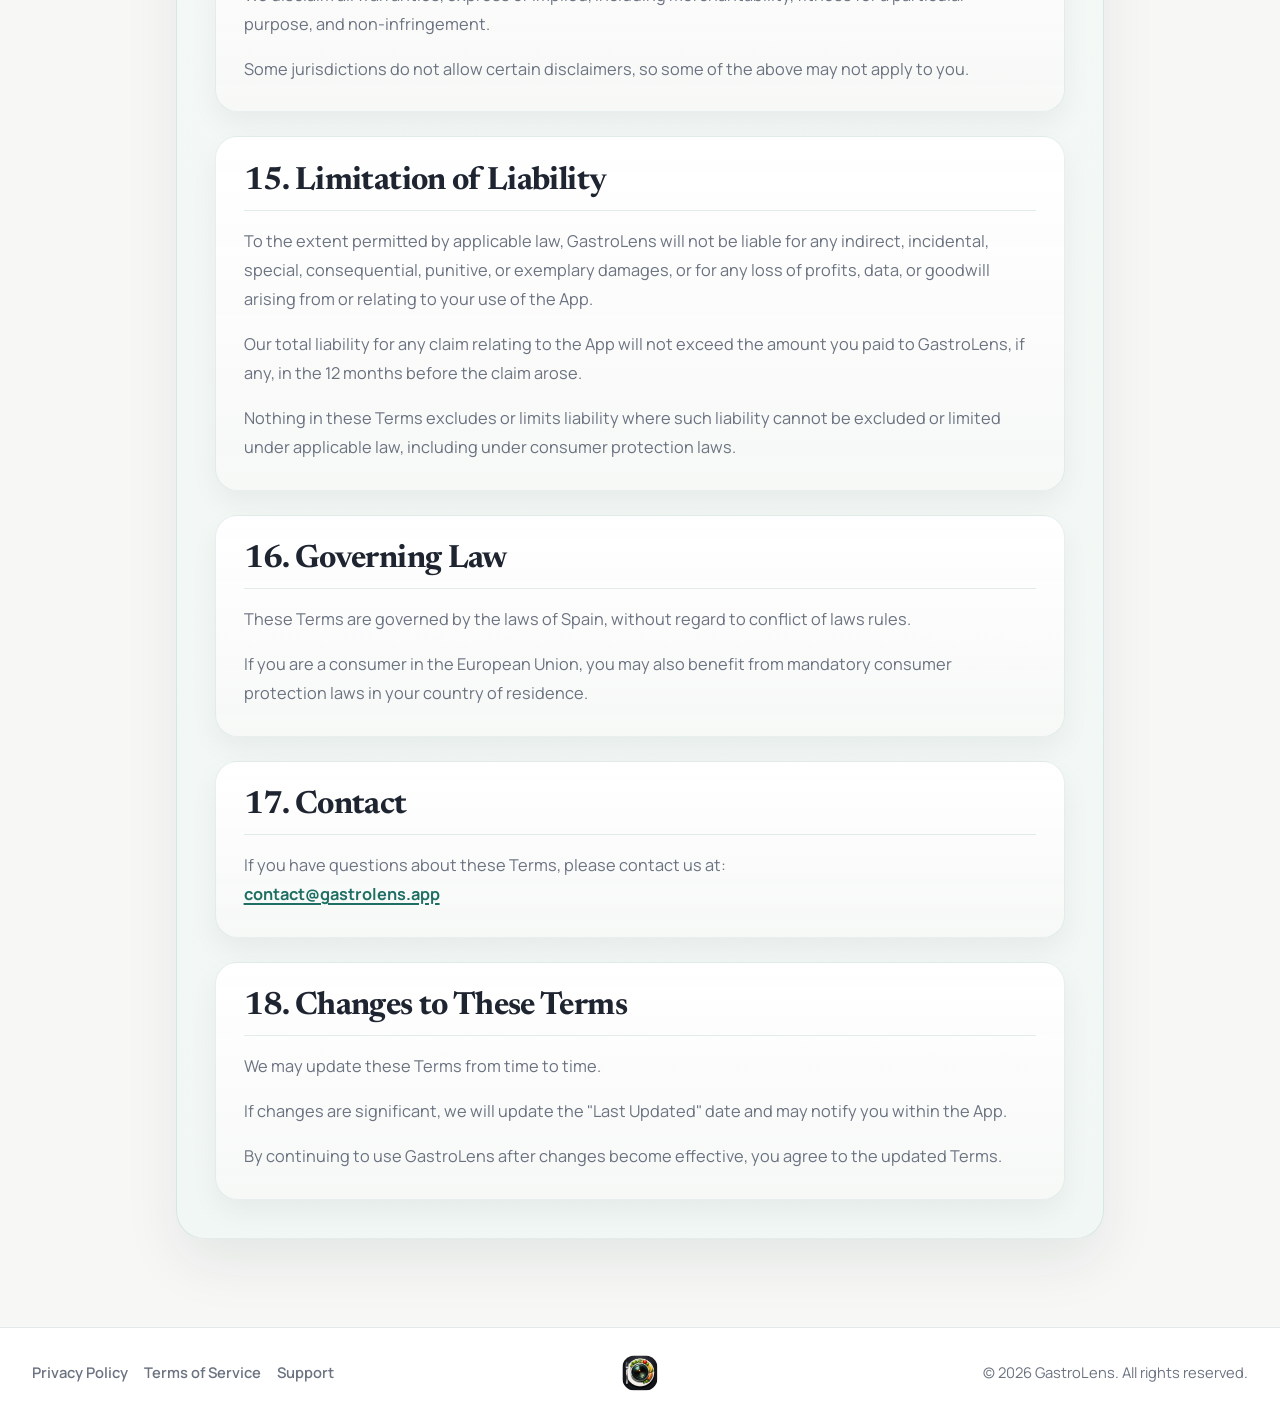
<file: terms.html>
<!doctype html>
<html lang="en">
<head>
  <meta charset="utf-8">
  <meta name="viewport" content="width=device-width, initial-scale=1">
  <title>Terms of Service | GastroLens</title>
  <meta name="description" content="Terms and Conditions for GastroLens.">
  <meta name="robots" content="noindex, nofollow, noarchive, nosnippet">
  <script>document.documentElement.classList.add('has-js');</script>
  <link rel="icon" href="/favicon.ico" sizes="any">
  <link rel="stylesheet" href="/styles.css?v=20260321-10">
</head>
<body class="legal-page">
  <header class="site-header" data-nav-root>
    <div class="container nav-wrap">
      <div class="nav-bar">
        <a class="brand" href="https://www.gastrolens.app/index.html" aria-label="GastroLens Home">GastroLens</a>
        <button class="nav-toggle" type="button" aria-expanded="false" aria-controls="site-menu" aria-label="Toggle navigation" data-nav-toggle>
          <span class="nav-toggle-bar" aria-hidden="true"></span>
          <span class="nav-toggle-bar" aria-hidden="true"></span>
          <span class="nav-toggle-bar" aria-hidden="true"></span>
        </button>
      </div>
      <nav class="nav-menu" id="site-menu" aria-label="Primary" data-nav-menu>
        <ul class="nav-list">
          <li><a class="nav-link" href="https://www.gastrolens.app/index.html">Home</a></li>
          <li><a class="nav-link" href="https://www.gastrolens.app/privacy.html">Privacy Policy</a></li>
          <li><a class="nav-link active" href="https://www.gastrolens.app/terms.html" aria-current="page">Terms of Service</a></li>
          <li><a class="nav-link" href="https://www.gastrolens.app/support.html">Support</a></li>
          <li><a class="nav-link nav-pill" href="https://apps.apple.com/app/gastrolens-ai-food-scanner/id6760552690">Get GastroLens</a></li>
        </ul>
      </nav>
    </div>
  </header>

  <main class="section">
    <article class="container legal">
      <h1>Terms of Service</h1>
      <p class="legal-meta"><strong>GastroLens</strong></p>
      <p class="legal-meta"><strong>Last Updated:</strong> 30-03-2026</p>
      <p class="legal-intro">PLEASE READ THESE TERMS CAREFULLY. By downloading, accessing, or using GastroLens (the "App"), you agree to these Terms of Service ("Terms"). If you do not agree, do not use the App.</p>

      <section>
        <h2>1. Introduction</h2>
        <p>These Terms govern your access to and use of GastroLens, an AI-powered culinary guidance app that allows users to upload dish photos and receive automated cooking analysis, preparation guidance, techniques, plating suggestions, variations, and related outputs.</p>
        <p>GastroLens is operated by Hakim Ben Yaakoub ("GastroLens", "we", "us", or "our").</p>
        <p>Contact:<br><a href="mailto:contact@gastrolens.app">contact@gastrolens.app</a></p>
      </section>

      <section>
        <h2>2. Eligibility</h2>
        <p>You must be at least 13 years old to use the App. If you are under the age of majority in your jurisdiction, you may only use the App with the consent of a parent or legal guardian.</p>
      </section>

      <section>
        <h2>3. The Service</h2>
        <p>GastroLens provides AI-generated informational guidance to help users better understand and recreate dishes from photos.</p>
        <ul>
          <li>Identify dishes from uploaded photos, with uncertainty where relevant</li>
          <li>Understand the structure and components of a dish</li>
          <li>Receive preparation guidance, techniques, plating suggestions, and variations</li>
          <li>View optional nutrition estimates presented as ranges only</li>
        </ul>
        <p>Results are generated automatically and may not always be accurate, complete, or suitable for every situation.</p>
      </section>

      <section>
        <h2>4. Accounts</h2>
        <p>An account is required to use most App features. We may offer limited free access, including a small number of free scans, before account creation is required.</p>
        <p>GastroLens currently supports secure authentication using Sign in with Apple only.</p>
        <p>If you use Sign in with Apple with Apple's Hide My Email feature, Apple may provide a private relay email address instead of your personal email address.</p>
        <p>You agree to:</p>
        <ul>
          <li>Provide accurate account information</li>
          <li>Keep your account credentials secure</li>
          <li>Notify us promptly if you suspect unauthorized access</li>
        </ul>
        <p>We are not responsible for losses caused by unauthorized access to your account, except where required by applicable law.</p>
        <p>You may delete your account from within the App settings. Account deletion is permanent and cannot be undone.</p>
      </section>

      <section>
        <h2>5. User Content</h2>
        <p>You may upload photos of dishes and related inputs ("User Content") for analysis.</p>
        <p>You retain ownership of your User Content. However, you grant GastroLens a limited, non-exclusive, worldwide license to host, store, reproduce, process, and use your User Content solely to operate, maintain, improve, and secure the App, including AI analysis, generation of outputs, troubleshooting, and service reliability.</p>
        <p>Certain App features may allow you to share User Content and AI-generated outputs with others, including through shared links or trending displays.</p>
        <p>If you use these features, you understand that such content may be visible to others and may be accessed or imported through the App.</p>
        <p>You confirm that you have the right to upload the content you submit and that it does not violate any law or third-party right.</p>
        <p>Do not upload content that is illegal, abusive, hateful, sexually explicit, or infringes intellectual property rights.</p>
      </section>

      <section>
        <h2>6. AI Outputs and Important Disclaimers</h2>
        <p>GastroLens uses automated AI systems to generate outputs. These outputs are estimates and may be incomplete, incorrect, or misleading.</p>
        <p>We do not guarantee that:</p>
        <ul>
          <li>Dish identification is correct</li>
          <li>Instructions will produce a particular result</li>
          <li>Nutrition estimates reflect actual values</li>
          <li>Outputs are suitable for any specific dietary need, restriction, or allergy concern</li>
        </ul>
        <p>GastroLens does not provide medical advice, dietary or nutrition counseling, allergy guarantees, or professional culinary certification.</p>
        <p>You are responsible for safe cooking practices, ingredient verification, food handling, and your own dietary decisions.</p>
      </section>

      <section>
        <h2>7. Free Access, Subscriptions, and Payments</h2>
        <p>GastroLens may offer a combination of limited free access, paid subscriptions, promotional access, and advertising-supported access, as described in the App.</p>
        <p>Free users may receive limited access to certain features before a subscription is required. Free access may be subject to scan limits and may require viewing an advertisement to unlock certain features or results.</p>
        <p>Paid subscriptions provide expanded access to the App, which may include a daily scan allowance and an ad-free experience. Specific features, prices, offers, and current limits are displayed within the App and may change over time in order to maintain fair use, service stability, and business operations.</p>
        <p>Stored scans are subject to an account-level storage limit of 50 scans.</p>
        <p>If this limit is reached, creating a new scan automatically removes the oldest stored scan from your account. The related image and AI-generated output are permanently deleted from our systems and cannot be recovered.</p>
        <p>We may adjust storage limits from time to time for operational, technical, or business reasons and, where appropriate, will update the App or these Terms.</p>
        <p>Subscriptions are billed through Apple In-App Purchases and may renew automatically unless canceled in accordance with Apple's terms. You can manage or cancel your subscription through your Apple ID account settings.</p>
        <p>RevenueCat is used to manage subscription status and entitlements. Refund requests for Apple In-App Purchases are handled by Apple in accordance with Apple's policies. Mandatory consumer rights remain unaffected where applicable.</p>
      </section>

      <section>
        <h2>8. Advertising</h2>
        <p>GastroLens may display advertisements within the App using third-party advertising providers such as Google AdMob.</p>
        <p>Advertisements may appear between certain actions or may be required to unlock certain free features or results.</p>
        <p>These advertising services may collect limited device information to display and measure advertisements. The use of that data is governed by our Privacy Policy and the privacy policies of the relevant advertising providers.</p>
        <p>On iOS devices, users may be asked for permission for certain types of tracking in accordance with Apple's App Tracking Transparency framework.</p>
      </section>

      <section>
        <h2>9. Acceptable Use</h2>
        <p>You agree not to:</p>
        <ul>
          <li>Use the App for unlawful purposes</li>
          <li>Attempt to bypass paywalls, authentication, usage limits, advertising flows, or security measures</li>
          <li>Reverse engineer, decompile, or attempt to extract source code, models, prompts, or system logic except to the extent permitted by law</li>
          <li>Abuse the service through automated requests, scraping, or excessive usage that harms service reliability</li>
          <li>Use sharing features to make available content that is unlawful, infringing, abusive, or otherwise violates these Terms</li>
          <li>Upload content that violates the rights of others or applicable law</li>
        </ul>
        <p>We may suspend or terminate access if we reasonably believe you violated these Terms.</p>
      </section>

      <section>
        <h2>10. Intellectual Property</h2>
        <p>The App, including its design, user interface, software, branding, and generated formatting, excluding your User Content, is owned by GastroLens and protected by intellectual property laws.</p>
        <p>You may not copy, modify, distribute, sell, lease, or otherwise exploit any part of the App unless we give you written permission.</p>
      </section>

      <section>
        <h2>11. Privacy</h2>
        <p>Your use of GastroLens is also governed by our Privacy Policy, which explains how we collect, use, store, and protect personal data, including information related to advertising and App Tracking Transparency.</p>
        <p>Please review it carefully:<br><a href="https://www.gastrolens.app/privacy.html">https://www.gastrolens.app/privacy.html</a></p>
      </section>

      <section>
        <h2>12. Service Availability and Changes</h2>
        <p>We may modify, suspend, or discontinue the App or any feature at any time, including free access, scan limits, subscription features, advertising features, AI functionality, or pricing, for maintenance, security, operational, or business reasons.</p>
        <p>We do not guarantee that the App will be available at all times or without interruption.</p>
      </section>

      <section>
        <h2>13. Termination</h2>
        <p>We may suspend or terminate your access if:</p>
        <ul>
          <li>You violate these Terms</li>
          <li>You misuse the App</li>
          <li>We are required to do so by law or to protect GastroLens, users, or third parties</li>
        </ul>
        <p>You may stop using the App at any time and may delete your account in the App settings.</p>
      </section>

      <section>
        <h2>14. Disclaimer of Warranties</h2>
        <p>The App is provided on an "as is" and "as available" basis, to the extent permitted by applicable law.</p>
        <p>We disclaim all warranties, express or implied, including merchantability, fitness for a particular purpose, and non-infringement.</p>
        <p>Some jurisdictions do not allow certain disclaimers, so some of the above may not apply to you.</p>
      </section>

      <section>
        <h2>15. Limitation of Liability</h2>
        <p>To the extent permitted by applicable law, GastroLens will not be liable for any indirect, incidental, special, consequential, punitive, or exemplary damages, or for any loss of profits, data, or goodwill arising from or relating to your use of the App.</p>
        <p>Our total liability for any claim relating to the App will not exceed the amount you paid to GastroLens, if any, in the 12 months before the claim arose.</p>
        <p>Nothing in these Terms excludes or limits liability where such liability cannot be excluded or limited under applicable law, including under consumer protection laws.</p>
      </section>

      <section>
        <h2>16. Governing Law</h2>
        <p>These Terms are governed by the laws of Spain, without regard to conflict of laws rules.</p>
        <p>If you are a consumer in the European Union, you may also benefit from mandatory consumer protection laws in your country of residence.</p>
      </section>

      <section>
        <h2>17. Contact</h2>
        <p>If you have questions about these Terms, please contact us at:<br><a href="mailto:contact@gastrolens.app">contact@gastrolens.app</a></p>
      </section>

      <section>
        <h2>18. Changes to These Terms</h2>
        <p>We may update these Terms from time to time.</p>
        <p>If changes are significant, we will update the "Last Updated" date and may notify you within the App.</p>
        <p>By continuing to use GastroLens after changes become effective, you agree to the updated Terms.</p>
      </section>
    </article>
  </main>

  <footer class="site-footer">
    <div class="container footer-wrap">
      <a class="footer-logo-link" href="https://apps.apple.com/app/gastrolens-ai-food-scanner/id6760552690" aria-label="Get GastroLens on the App Store">
        <img class="footer-logo" src="/gastrolens.png" alt="GastroLens logo">
      </a>
      <nav aria-label="Footer">
        <ul class="footer-links">
          <li><a href="https://www.gastrolens.app/privacy.html">Privacy Policy</a></li>
          <li><a href="https://www.gastrolens.app/terms.html">Terms of Service</a></li>
          <li><a href="https://www.gastrolens.app/support.html">Support</a></li>
        </ul>
      </nav>
      <div class="footer-meta-group">
        <p class="footer-meta">&copy; 2026 GastroLens. All rights reserved.</p>
      </div>
    </div>
  </footer>
  <script src="/site.js" defer></script>
</body>
</html>
</file>
<file: styles.css>
@import url("https://fonts.googleapis.com/css2?family=Manrope:wght@400;500;600;700&family=Newsreader:opsz,wght@6..72,500;6..72,700&display=swap");

:root {
  --font-body: "Manrope", "Avenir Next", "Segoe UI", sans-serif;
  --font-display: "Newsreader", "Times New Roman", serif;

  --color-brand: #1f6f64;
  --color-brand-hover: #195a51;
  --color-accent: #e7a43b;
  --color-bg-main: #f7f8f6;
  --color-bg-soft: #eef1ed;
  --color-bg-legal: #f8f6f0;
  --color-card: #ffffff;
  --color-text-main: #1e2430;
  --color-text-muted: #6b7280;
  --color-border: #e4e7eb;

  --radius-card: 16px;
  --radius-panel: 24px;
  --shadow-soft: 0 10px 25px rgba(0, 0, 0, 0.05);
  --shadow-legal: 0 24px 55px rgba(15, 23, 42, 0.08);
  --shadow-phone: 0 22px 48px rgba(10, 14, 20, 0.22);

  --space-2: 0.5rem;
  --space-3: 0.75rem;
  --space-4: 1rem;
  --space-5: 1.25rem;
  --space-6: 1.5rem;
  --space-8: 2rem;
  --space-10: 2.5rem;
  --space-12: 3rem;
  --space-16: 4rem;
  --space-20: 5rem;
  --section-space: clamp(3.25rem, 8vw, 5rem);
}

*,
*::before,
*::after {
  box-sizing: border-box;
}

html {
  scroll-behavior: smooth;
  scroll-padding-top: 6rem;
}

body {
  margin: 0;
  background: var(--color-bg-main);
  color: var(--color-text-main);
  font-family: var(--font-body);
  line-height: 1.6;
  -webkit-font-smoothing: antialiased;
  overflow-x: hidden;
}

main,
.site-footer {
  padding-inline: env(safe-area-inset-left) env(safe-area-inset-right);
}

img {
  display: block;
  max-width: 100%;
  height: auto;
}

a {
  color: var(--color-brand);
}

a:hover,
a:focus-visible {
  text-decoration: underline;
}

:focus-visible {
  outline: 2px solid var(--color-accent);
  outline-offset: 2px;
}

h1,
h2,
h3 {
  margin: 0;
  color: var(--color-text-main);
}

h1,
h2 {
  font-family: var(--font-display);
  font-weight: 700;
  letter-spacing: -0.02em;
  line-height: 1.05;
  text-wrap: balance;
}

h1 {
  font-size: clamp(2.2rem, 8.2vw, 4rem);
}

h2 {
  font-size: clamp(2rem, 5vw, 2.85rem);
}

h3 {
  font-size: clamp(1.15rem, 2.4vw, 1.32rem);
  line-height: 1.25;
}

p {
  margin: 0;
  color: var(--color-text-muted);
  text-wrap: pretty;
}

.container {
  width: min(72rem, 100% - 1.5rem);
  margin-inline: auto;
}

.section {
  padding-block: var(--section-space);
}

.button {
  display: inline-flex;
  align-items: center;
  justify-content: center;
  border: 1px solid transparent;
  border-radius: 999px;
  min-height: 44px;
  padding: 0.85rem 1.5rem;
  font-size: 0.95rem;
  font-weight: 700;
  line-height: 1;
  text-decoration: none;
  transition: background-color 180ms ease, transform 180ms ease;
}

.button:hover,
.button:focus-visible {
  text-decoration: none;
  transform: translateY(-1px);
}

.button-primary {
  background: var(--color-brand);
  color: var(--color-card);
}

.button-primary:hover,
.button-primary:focus-visible {
  background: var(--color-brand-hover);
  color: var(--color-card);
}

.button-link {
  display: inline-flex;
  align-items: center;
  color: var(--color-brand);
  font-weight: 700;
  text-underline-offset: 0.2em;
}

.site-header {
  position: sticky;
  top: 0;
  z-index: 30;
  border-bottom: 1px solid var(--color-border);
  background: var(--color-bg-main);
  backdrop-filter: blur(8px);
  padding-top: env(safe-area-inset-top);
}

.nav-wrap {
  display: grid;
  gap: var(--space-3);
  padding-block: 0.85rem;
  position: relative;
}

.nav-bar {
  min-height: 44px;
  display: flex;
  align-items: center;
  justify-content: space-between;
  gap: var(--space-4);
}

.brand {
  color: var(--color-text-main);
  text-decoration: none;
  font-family: var(--font-display);
  font-size: 1.95rem;
  font-weight: 700;
}

.brand:hover,
.brand:focus-visible {
  color: var(--color-brand);
  text-decoration: none;
}

.nav-toggle {
  display: none;
  width: 44px;
  height: 44px;
  padding: 0;
  border: 1px solid var(--color-border);
  border-radius: 999px;
  background: var(--color-card);
  color: var(--color-text-main);
  align-items: center;
  justify-content: center;
  flex-direction: column;
  gap: 0.28rem;
  cursor: pointer;
  box-shadow: var(--shadow-soft);
  transition: border-color 180ms ease, background-color 180ms ease, transform 180ms ease;
}

.nav-toggle:hover,
.nav-toggle:focus-visible {
  background: var(--color-bg-soft);
  border-color: var(--color-brand);
  text-decoration: none;
}

.nav-toggle-bar {
  width: 18px;
  height: 2px;
  border-radius: 999px;
  background: var(--color-text-main);
  transition: transform 180ms ease, opacity 180ms ease;
}

.site-header.is-open .nav-toggle-bar:nth-child(1) {
  transform: translateY(6px) rotate(45deg);
}

.site-header.is-open .nav-toggle-bar:nth-child(2) {
  opacity: 0;
}

.site-header.is-open .nav-toggle-bar:nth-child(3) {
  transform: translateY(-6px) rotate(-45deg);
}

.nav-menu {
  width: 100%;
}

.nav-list {
  margin: 0;
  padding: 0;
  list-style: none;
  display: grid;
  width: 100%;
  gap: 0.35rem;
}

.nav-link {
  display: inline-flex;
  width: 100%;
  min-height: 44px;
  align-items: center;
  color: var(--color-text-muted);
  text-decoration: none;
  font-size: 0.92rem;
  font-weight: 600;
  padding: 0.55rem 0.9rem;
  border-radius: 999px;
  justify-content: flex-start;
  transition: color 180ms ease, background-color 180ms ease;
}

.nav-link:hover,
.nav-link:focus-visible {
  color: var(--color-brand);
  background: var(--color-bg-soft);
  text-decoration: none;
}

.nav-link.active {
  color: var(--color-brand);
  background: var(--color-bg-soft);
}

.nav-pill {
  border: 1px solid var(--color-brand);
  color: var(--color-card);
  background: var(--color-brand);
}

.nav-pill:hover,
.nav-pill:focus-visible {
  color: var(--color-card);
  background: var(--color-brand-hover);
  border-color: var(--color-brand-hover);
}

@media (max-width: 47.999rem) {
  .has-js .nav-toggle {
    display: inline-flex;
  }

  .has-js .nav-menu {
    max-height: 0;
    overflow: hidden;
    opacity: 0;
    pointer-events: none;
    transform: translateY(-0.35rem);
    margin-top: 0;
    padding: 0;
    border: 0 solid var(--color-border);
    border-radius: var(--radius-card);
    background: transparent;
    box-shadow: none;
    transition:
      max-height 220ms ease,
      opacity 180ms ease,
      transform 220ms ease,
      margin-top 220ms ease,
      padding 220ms ease,
      border-width 220ms ease;
  }

  .has-js .site-header.is-open .nav-menu {
    max-height: 18rem;
    opacity: 1;
    pointer-events: auto;
    transform: translateY(0);
    margin-top: 0.75rem;
    padding: 0.4rem;
    border-width: 1px;
    background: var(--color-card);
    box-shadow: var(--shadow-soft);
  }

  .has-js .nav-list {
    width: 100%;
  }

  .has-js .nav-link {
    border-radius: 12px;
  }

  .landing-page .hero-copy h1 {
    font-size: clamp(2.65rem, 11vw, 3.5rem);
  }
}

.hero {
  padding-top: calc(var(--section-space) - 3rem);
}

@media (max-width: 47.999rem) {
  .hero {
    padding-top: calc(var(--section-space) - 0.5rem);
  }
}

.hero-layout {
  display: grid;
  gap: var(--space-8);
  align-items: center;
}

.nav-wrap > *,
.hero-layout > *,
.footer-wrap > * {
  min-width: 0;
}

.hero-copy {
  display: grid;
  gap: var(--space-4);
}

.hero-copy h1 {
  max-width: 10ch;
}

.eyebrow {
  display: inline-flex;
  width: fit-content;
  margin: 0;
  border-radius: 999px;
  border: 1px solid var(--color-border);
  background: var(--color-bg-soft);
  color: var(--color-brand);
  font-size: 0.76rem;
  font-weight: 700;
  letter-spacing: 0.12em;
  text-transform: uppercase;
  padding: 0.42rem 0.78rem;
}

.hero-subheadline {
  margin-top: -0.2rem;
  max-width: 18ch;
  color: var(--color-text-main);
  font-size: clamp(1.1rem, 4.8vw, 1.6rem);
  font-weight: 600;
  line-height: 1.35;
}

.hero-support {
  max-width: 38ch;
  font-size: 1rem;
  line-height: 1.7;
}

.hero-actions {
  display: flex;
  flex-direction: column;
  align-items: stretch;
  gap: 0.9rem;
}

.hero-actions .button {
  width: 100%;
}

.hero-actions .button-link {
  display: inline-flex;
  width: 100%;
  justify-content: center;
}

.hero-preview {
  width: min(100%, 30rem);
  margin-inline: auto;
  display: flex;
  justify-content: center;
}

.hero-preview-image {
  display: block;
  width: 88%;
  height: auto;
  margin-inline: auto;
}

.legal-page {
  background: var(--color-bg-main);
}

.legal-page .section {
  padding-block: clamp(2.5rem, 7vw, 5.5rem);
}

.legal-page .container.legal {
  width: min(58rem, 100% - 1rem);
}

.legal-page .site-header {
  background: var(--color-bg-main);
}

.legal {
  position: relative;
  max-width: 58rem;
  margin-inline: auto;
  overflow: hidden;
  background: linear-gradient(180deg, rgba(255, 255, 255, 0.98), rgba(241, 247, 244, 0.98));
  border: 1px solid rgba(31, 111, 100, 0.12);
  border-radius: 28px;
  box-shadow: var(--shadow-legal);
  padding: clamp(1.5rem, 4vw, 3rem);
}

.legal::before {
  content: "";
  position: absolute;
  inset: 0 0 auto;
  height: 4px;
  background: linear-gradient(90deg, var(--color-brand), var(--color-accent));
}

.legal h1 {
  max-width: 14ch;
  margin-bottom: var(--space-3);
  font-size: clamp(2.2rem, 5.8vw, 3.3rem);
}

.legal h2 {
  margin-top: 0;
  margin-bottom: var(--space-4);
  padding-bottom: var(--space-3);
  border-bottom: 1px solid rgba(31, 111, 100, 0.12);
  font-size: clamp(1.45rem, 3.2vw, 2rem);
}

.legal h3 {
  color: var(--color-brand);
  margin-top: var(--space-6);
  margin-bottom: var(--space-3);
  font-size: clamp(1.02rem, 2.1vw, 1.18rem);
}

.legal p,
.legal li,
.legal-meta,
.legal-intro {
  color: var(--color-text-muted);
  font-size: clamp(0.98rem, 1.8vw, 1.02rem);
  line-height: 1.78;
}

.legal p,
.legal ul,
.legal ol {
  margin-bottom: var(--space-4);
}

.legal > .legal-meta {
  display: inline-flex;
  align-items: center;
  width: auto;
  margin-right: var(--space-2);
  margin-bottom: var(--space-3);
  padding: 0.5rem 0.8rem;
  border: 1px solid rgba(31, 111, 100, 0.12);
  border-radius: 999px;
  background: rgba(238, 241, 237, 0.9);
  color: var(--color-text-main);
  font-size: 0.9rem;
  line-height: 1.2;
}

.legal > .legal-intro {
  max-width: 62ch;
  color: var(--color-text-main);
  font-size: clamp(1.02rem, 2.2vw, 1.14rem);
}

.legal > .legal-intro:last-of-type,
.legal > .legal-meta:last-of-type {
  margin-bottom: var(--space-8);
}

.legal > section {
  position: relative;
  margin-top: var(--space-6);
  padding: clamp(1.2rem, 2.8vw, 1.7rem);
  border: 1px solid rgba(31, 111, 100, 0.1);
  border-radius: 22px;
  background: linear-gradient(180deg, rgba(255, 255, 255, 0.94), rgba(247, 248, 246, 0.92));
  box-shadow: 0 12px 28px rgba(15, 23, 42, 0.05);
  scroll-margin-top: 6rem;
}

.legal > section:first-of-type {
  margin-top: var(--space-8);
}

.legal ul,
.legal ol {
  display: grid;
  gap: 0.72rem;
  padding-left: 1.25rem;
}

.legal li {
  margin-bottom: 0;
  padding-left: 0.2rem;
}

.legal li::marker {
  color: var(--color-brand);
}

.legal strong {
  color: var(--color-text-main);
}

.legal a {
  font-weight: 700;
  text-decoration-thickness: 1.5px;
  text-underline-offset: 0.18em;
}

.legal p,
.legal li,
.footer-meta {
  overflow-wrap: break-word;
}

.legal a,
.footer-links a,
.footer-meta a {
  overflow-wrap: anywhere;
}

.legal p:last-child,
.legal ul:last-child,
.legal ol:last-child {
  margin-bottom: 0;
}

.site-footer {
  border-top: 1px solid var(--color-border);
  background: var(--color-card);
  padding-bottom: env(safe-area-inset-bottom);
}

.footer-wrap {
  padding-block: var(--space-8);
  display: grid;
  gap: 0.75rem;
}

.footer-logo-link {
  justify-self: center;
  display: flex;
  align-items: center;
  justify-content: center;
  line-height: 0;
}

.footer-logo-link:hover,
.footer-logo-link:focus-visible {
  text-decoration: none;
}

.footer-logo {
  display: block;
  width: 2.1rem;
  height: auto;
  border-radius: 0.75rem;
}

.footer-links {
  margin: 0;
  padding: 0;
  list-style: none;
  display: flex;
  flex-wrap: wrap;
  justify-content: center;
  gap: 0.75rem 1rem;
}

.footer-links a {
  display: inline-flex;
  color: var(--color-text-muted);
  font-size: 0.92rem;
  font-weight: 600;
  text-decoration: none;
}

.footer-links a:hover,
.footer-links a:focus-visible {
  color: var(--color-brand);
  text-decoration: underline;
}

.footer-meta-group {
  display: grid;
  gap: 0.35rem;
}

.footer-meta {
  margin: 0;
  font-size: 0.92rem;
  color: var(--color-text-muted);
  text-align: center;
}

@media (min-width: 40rem) {
  .container {
    width: min(72rem, 100% - 2rem);
  }

  .legal-page .container.legal {
    width: min(58rem, 100% - 2rem);
  }

  .hero-actions {
    flex-direction: row;
    align-items: center;
    flex-wrap: wrap;
    gap: var(--space-4);
  }

  .hero-actions .button,
  .hero-actions .button-link {
    width: auto;
  }

  .hero-preview {
    width: min(100%, 20rem);
  }

  .hero-preview-image {
    width: 80%;
  }

  .footer-links {
    display: flex;
    flex-wrap: wrap;
    gap: 1rem;
  }
}

@media (min-width: 48rem) and (max-width: 63.999rem) {
  .hero-layout {
    gap: clamp(2.5rem, 6vw, 3.5rem);
  }

  .hero-copy {
    max-width: 38rem;
  }

  .hero-preview {
    width: min(100%, 21rem);
  }
}

@media (min-width: 48rem) {
  .nav-wrap {
    min-height: 4.5rem;
    grid-template-columns: auto 1fr;
    align-items: center;
    gap: var(--space-6);
    padding-block: 0;
  }

  .nav-menu {
    width: auto;
    justify-self: end;
  }

  .nav-list {
    display: flex;
    width: auto;
    align-items: center;
    flex-wrap: wrap;
  }

  .nav-link {
    width: auto;
    justify-content: center;
  }
}

@media (min-width: 64rem) {
  .hero-layout {
    grid-template-columns: minmax(0, 1.02fr) minmax(0, 0.98fr);
    gap: var(--space-16);
  }

  .footer-wrap {
    position: relative;
    grid-template-columns: 1fr auto;
    align-items: center;
  }

  .footer-wrap > .footer-logo-link {
    position: absolute;
    left: 50%;
    top: 50%;
    justify-self: auto;
    align-self: auto;
    transform: translate(-50%, -50%);
  }

  .footer-wrap > nav {
    grid-column: 1;
    justify-self: start;
  }

  .footer-meta-group {
    grid-column: 2;
    justify-self: end;
    text-align: right;
  }

  .footer-meta {
    text-align: right;
  }

  .footer-logo {
    width: 2.2rem;
  }

  .footer-links {
    justify-content: flex-start;
  }

  .legal {
    padding: clamp(2.25rem, 3vw, 3.1rem);
  }
}

@media (min-width: 80rem) {
  .container {
    width: min(76rem, 100% - 3rem);
  }

  .hero-layout {
    gap: 5rem;
  }

  .hero-preview {
    width: min(100%, 100rem);
  }
}

@media (max-width: 39.999rem) {
  .legal {
    border-radius: 22px;
    padding: 1.2rem;
  }

  .legal > .legal-meta {
    display: flex;
    width: fit-content;
    max-width: 100%;
  }

  .legal > section {
    border-radius: 18px;
    padding: 1.05rem;
  }
}

@media (max-width: 29.999rem) {
  .brand {
    font-size: clamp(1.65rem, 8.6vw, 1.95rem);
  }

  .hero-actions {
    gap: 0.75rem;
  }

  .footer-links {
    gap: 0.5rem 0.75rem;
  }
}
</file>
